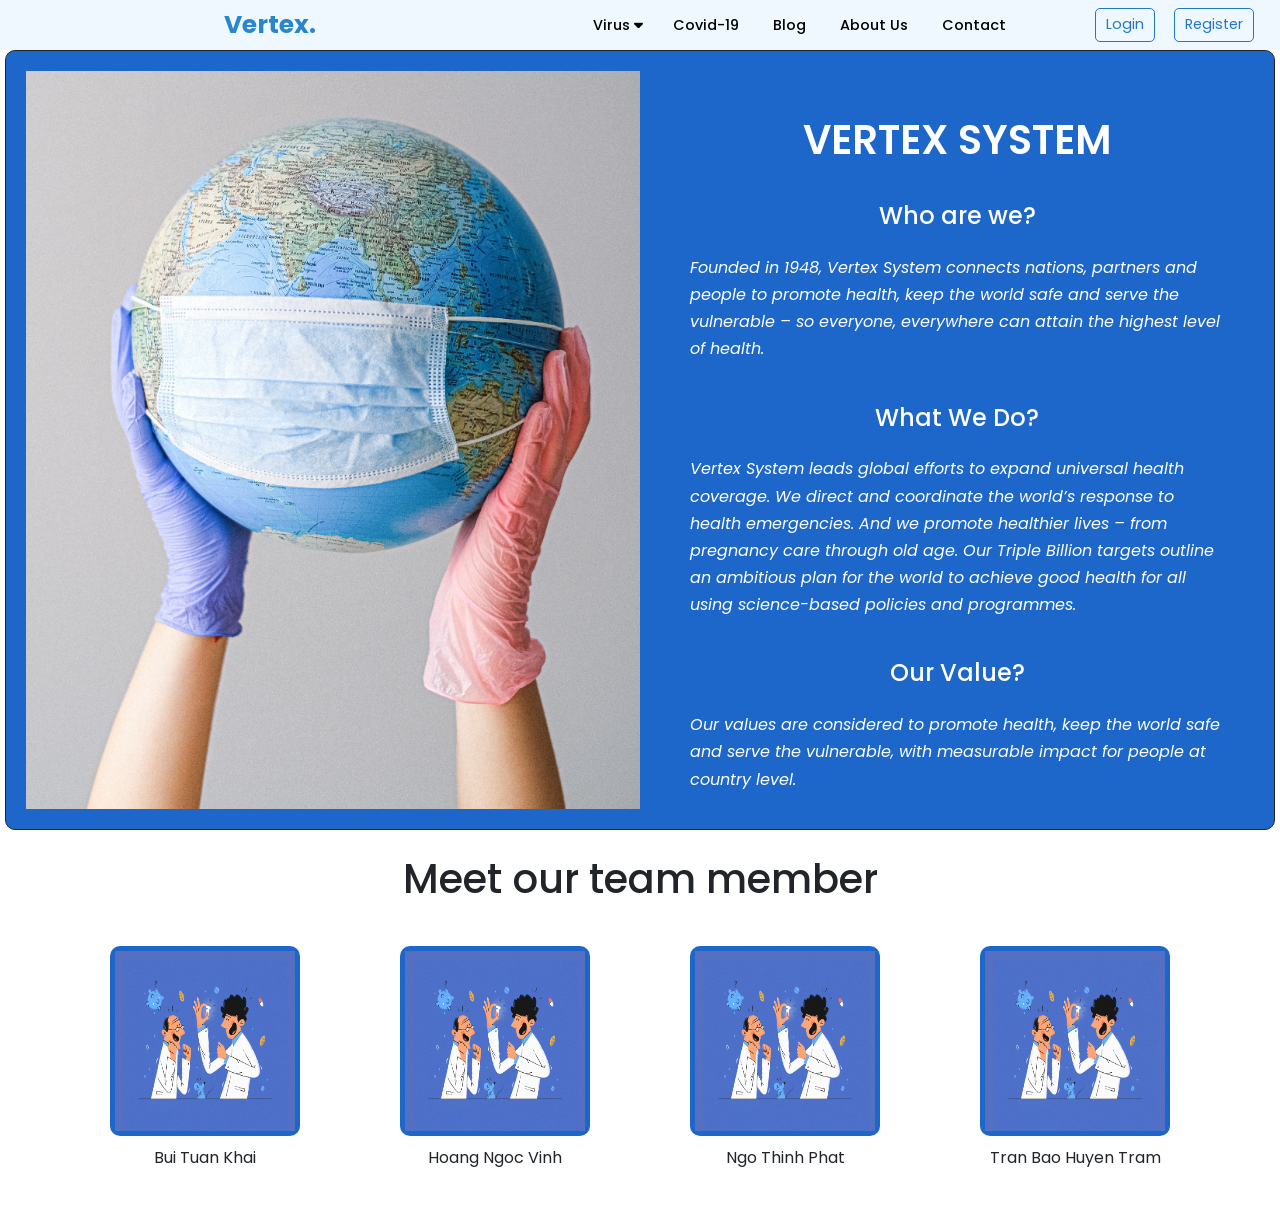
<file: Aboutus.html>
<!DOCTYPE html>
<html lang="en">
<head>
    <meta charset="UTF-8">
    <meta http-equiv="X-UA-Compatible" content="IE=edge">
    <meta name="viewport" content="width=device-width, initial-scale=1.0">
    <link rel="stylesheet" href="https://cdn.jsdelivr.net/npm/bootstrap@4.6.2/dist/css/bootstrap.min.css" integrity="sha384-xOolHFLEh07PJGoPkLv1IbcEPTNtaed2xpHsD9ESMhqIYd0nLMwNLD69Npy4HI+N" crossorigin="anonymous">
    <script src="https://cdn.jsdelivr.net/npm/bootstrap@4.6.2/dist/js/bootstrap.min.js" integrity="sha384-+sLIOodYLS7CIrQpBjl+C7nPvqq+FbNUBDunl/OZv93DB7Ln/533i8e/mZXLi/P+" crossorigin="anonymous"></script>
    <link rel="stylesheet" href="https://cdnjs.cloudflare.com/ajax/libs/font-awesome/6.2.1/css/all.min.css">
    <link rel="stylesheet" href="./css/aboutus.css">
    <title>About Us</title>
</head>
<body>

    <div id="nav-placeholder">

    </div>


    <div class="wrapper">
        <div class="row about-vertex">
            <div class="image col-md-6">
            </div>
            <div class="col-md-6 about-text">
                <h1>VERTEX SYSTEM</h1>
                <h4>Who are we?</h4>
                <p>
                    Founded in 1948, Vertex System connects nations, partners and people to promote health, keep the world safe and serve the vulnerable – so everyone, everywhere can attain the highest level of health.  
                </p>
                <h4>What We Do?</h4>
                <p>
                    Vertex System leads global efforts to expand universal health coverage. We direct and coordinate the world’s response to health emergencies. And we promote healthier lives – from pregnancy care through old age. Our Triple Billion targets outline an ambitious plan for the world to achieve good health for all using science-based policies and programmes.
                </p>
                <h4>Our Value?</h4>
                <p>
                    Our values are considered to promote health, keep the world safe and serve the vulnerable, with measurable impact for people at country level.
                </p>
            </div>
        </div>
        <h1>Meet our team member</h1>
        <div class="about-team"> 
            <div class="team-member">
                <div class="member-image">
                    <img src="img/Register.png" alt="">
                    <div class="social-media">
                        <div class="item"><i class="fa-brands fa-facebook"></i></div>
                        <div class="item"><i class="fa-brands fa-twitter"></i></div>
                        <div class="item"><i class="fa-brands fa-instagram"></i></div>
                    </div>
                </div>
                <div class="member-name">
                    Bui Tuan Khai
                </div>
            </div>
            <div class="team-member">
                <div class="member-image">
                    <img src="img/Register.png" alt="">
                    <div class="social-media">
                        <div class="item"><i class="fa-brands fa-facebook"></i></div>
                        <div class="item"><i class="fa-brands fa-twitter"></i></div>
                        <div class="item"><i class="fa-brands fa-instagram"></i></div>
                    </div>
                </div>
                <div class="member-name">
                    Hoang Ngoc Vinh
                </div>
            </div>
            <div class="team-member">
                <div class="member-image">
                    <img src="img/Register.png" alt="">
                    <div class="social-media">
                        <div class="item"><i class="fa-brands fa-facebook"></i></div>
                        <div class="item"><i class="fa-brands fa-twitter"></i></div>
                        <div class="item"><i class="fa-brands fa-instagram"></i></div>
                    </div>
                </div>
                <div class="member-name">
                    Ngo Thinh Phat
                </div>
            </div>
            <div class="team-member">
                <div class="member-image">
                    <img src="img/Register.png" alt="">
                    <div class="social-media">
                        <div class="item"><i class="fa-brands fa-facebook"></i></div>
                        <div class="item"><i class="fa-brands fa-twitter"></i></div>
                        <div class="item"><i class="fa-brands fa-instagram"></i></div>
                    </div>
                </div>
                <div class="member-name">
                    Tran Bao Huyen Tram
                </div>
            </div>
        </div>
    </div>
    <script src="https://code.jquery.com/jquery-1.10.2.js"></script>
    <script>
        $(function () {
            $("#nav-placeholder").load("nav.html");
        });
    </script>
</body>
</html>
</file>
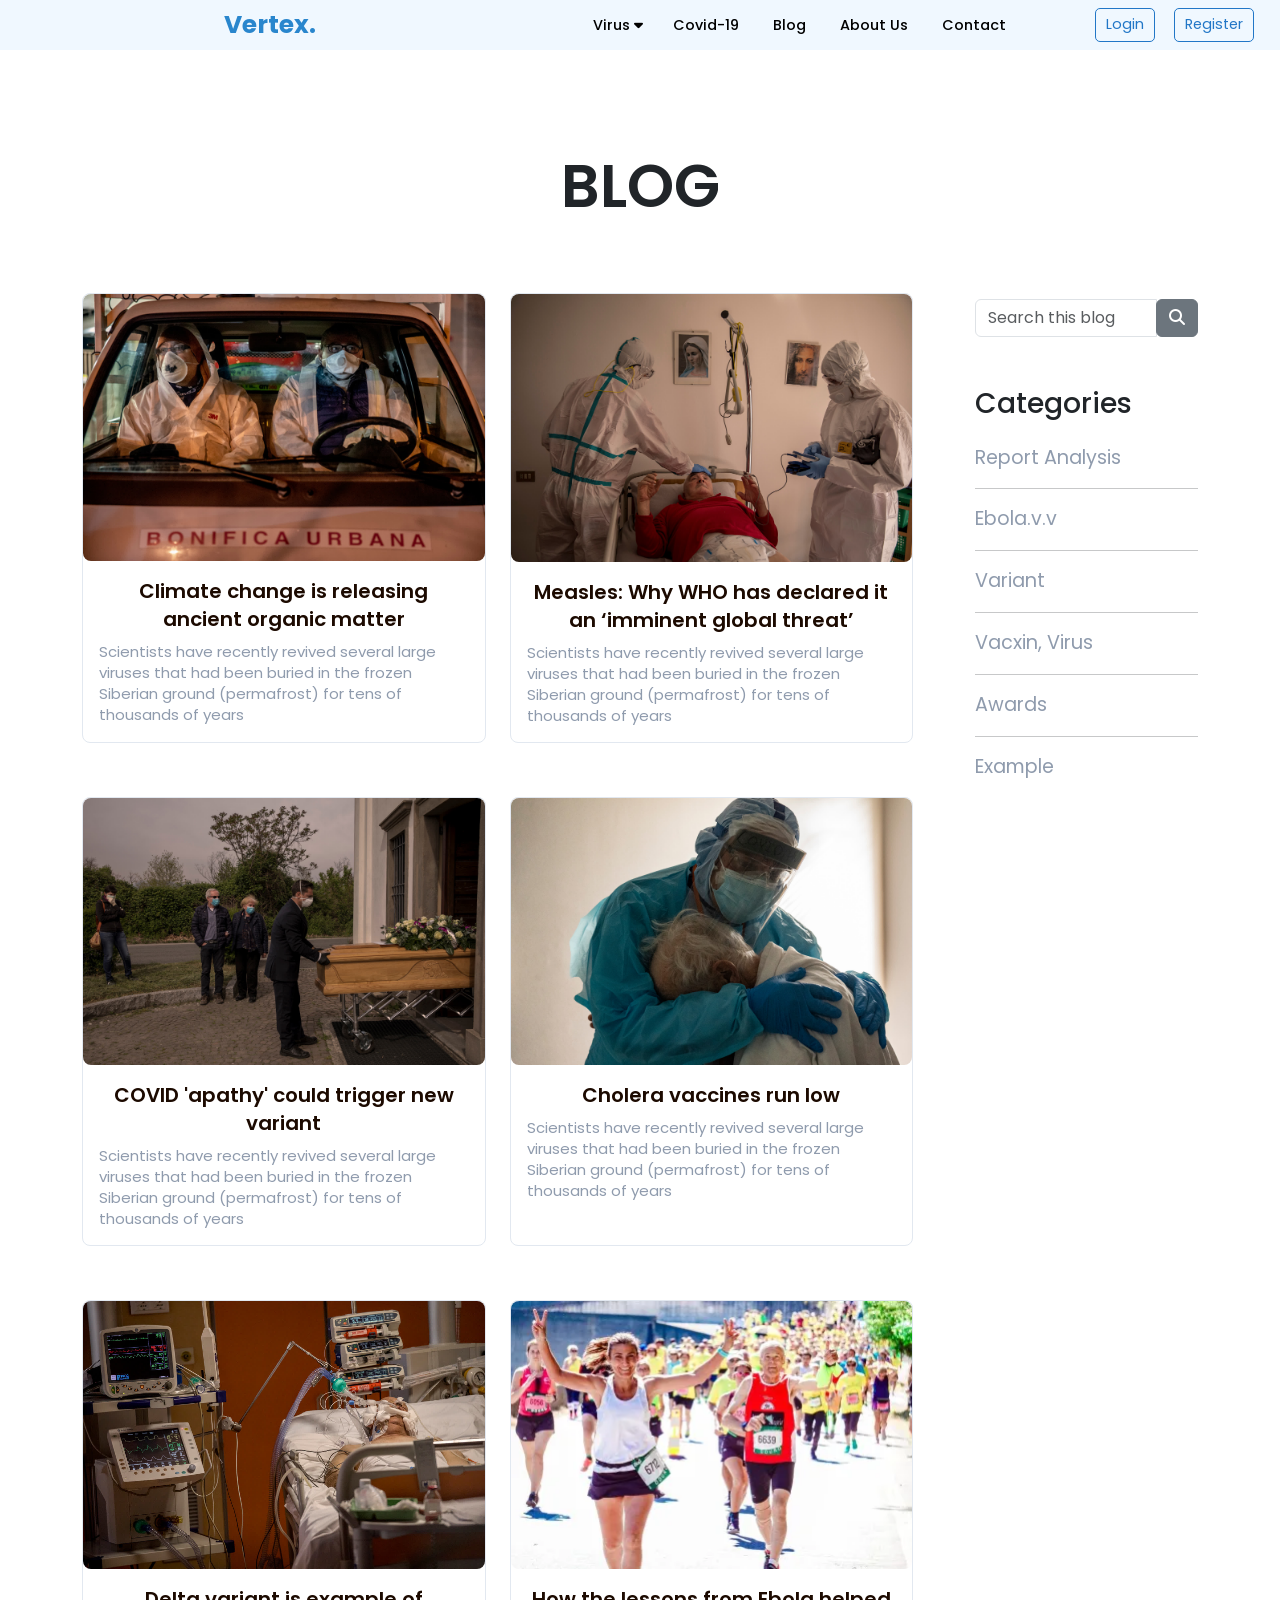
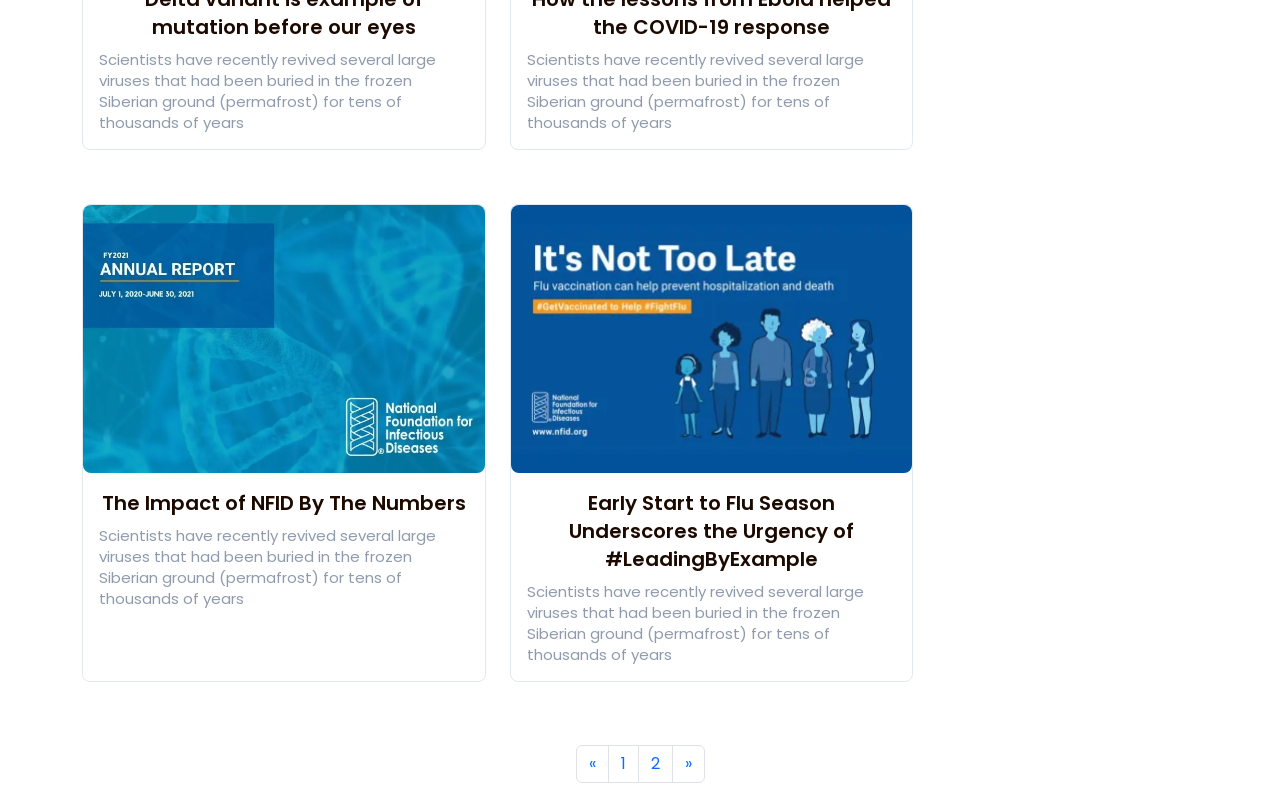
<file: Blog.html>
<!DOCTYPE html>
<html lang="en">
<head>
    <meta charset="UTF-8">
    <meta http-equiv="X-UA-Compatible" content="IE=edge">
    <meta name="viewport" content="width=device-width, initial-scale=1.0">
    <title>Document</title>
    <link href="https://cdn.jsdelivr.net/npm/bootstrap@5.0.2/dist/css/bootstrap.min.css" rel="stylesheet" integrity="sha384-EVSTQN3/azprG1Anm3QDgpJLIm9Nao0Yz1ztcQTwFspd3yD65VohhpuuCOmLASjC" crossorigin="anonymous">
    <link rel="stylesheet" href="https://cdnjs.cloudflare.com/ajax/libs/font-awesome/6.2.1/css/all.min.css">
    <link rel="stylesheet" href="./css/blog.css">
</head>
<body>

    <div id="nav-placeholder">

    </div>





    <div class="container">
        <h1 class="blog text-center">BLOG</h1>
        <div class="row">
            <div class="col-xl-9 py-5 ">
                <div class="row g-4">
                    <div class="col-xs-12 col-sm-6 col d-flex justify-content-center">
                        <div class="card">
                            <a href="https://www.stuff.co.nz/world/europe/300757687/the-melting-arctic-is-releasing-thousandsyearold-ancient-germs--how-worried-should-we-be">
                                <img class="card-img-top" src="./img/image/blog/1 (3).jpg" alt="Card image">
                            </a>
                            <div class="card-body">
                                <a href="https://www.stuff.co.nz/world/europe/300757687/the-melting-arctic-is-releasing-thousandsyearold-ancient-germs--how-worried-should-we-be">                      
                                    <h4 class="card-title">Climate change is releasing ancient organic matter</h4>
                                </a>
                              <p class="card-text">Scientists have recently revived several large viruses that had been buried in the frozen Siberian ground (permafrost) for tens of thousands of years</p>
                            </div>
                        </div>
                    </div>
                    <div class="col-xs-12 col-sm-6 col d-flex justify-content-center">
                        <div class="card">
                            <a href="">
                                <img class="card-img-top" src="./img/image/blog/1 (1).jpg" alt="Card image">
                            </a>
                            <div class="card-body">
                                <a href="https://theconversation.com/measles-why-the-world-health-organization-has-declared-it-an-imminent-global-threat-195499">                      
                                    <h4 class="card-title">Measles: Why WHO has declared it an ‘imminent global threat’</h4>
                                </a>
                                <p class="card-text">Scientists have recently revived several large viruses that had been buried in the frozen Siberian ground (permafrost) for tens of thousands of years</p>                            </div>
                        </div>
                    </div>
                    <div class="col-xs-12 col-sm-6 col d-flex justify-content-center">
                        <div class="card">
                            <a href="https://www.weforum.org/agenda/2022/12/drop-in-covid-alertness-new-variant-health-stories-to-read-this-week/">
                                <img class="card-img-top" src="./img/image/blog/1 (2).jpg" alt="Card image">
                            </a>
                            <div class="card-body">
                                <a href="https://www.weforum.org/agenda/2022/12/drop-in-covid-alertness-new-variant-health-stories-to-read-this-week/">                      
                                    <h4 class="card-title">COVID 'apathy' could trigger new variant</h4>
                                </a>
                                <p class="card-text">Scientists have recently revived several large viruses that had been buried in the frozen Siberian ground (permafrost) for tens of thousands of years</p>                            </div>
                        </div>
                    </div>
                    <div class="col-xs-12 col-sm-6 col d-flex justify-content-center">
                        <div class="card">
                            <a href="https://www.reuters.com/business/healthcare-pharmaceuticals/global-stockpile-cholera-vaccines-empty-or-extremely-low-who-2022-12-16/#">
                                <img class="card-img-top" src="./img/image/blog/1 (4).jpg" alt="Card image">
                            </a>
                            <div class="card-body">
                                <a href="https://www.reuters.com/business/healthcare-pharmaceuticals/global-stockpile-cholera-vaccines-empty-or-extremely-low-who-2022-12-16/#">                      
                                    <h4 class="card-title">Cholera vaccines run low </h4>
                                </a>
                                <p class="card-text">Scientists have recently revived several large viruses that had been buried in the frozen Siberian ground (permafrost) for tens of thousands of years</p>                            </div>
                        </div>
                    </div>
                    <div class="col-xs-12 col-sm-6 col d-flex justify-content-center">
                        <div class="card">
                            <a href="">
                                <img class="card-img-top" src="./img/image/blog/1 (5).jpg" alt="Card image">
                            </a>
                            <div class="card-body">
                                <a href="">                      
                                    <h4 class="card-title">Delta variant is example of mutation before our eyes</h4>
                                </a>
                                <p class="card-text">Scientists have recently revived several large viruses that had been buried in the frozen Siberian ground (permafrost) for tens of thousands of years</p>                            </div>
                        </div>
                    </div>
                    <div class="col-xs-12 col-sm-6 col d-flex justify-content-center">
                        <div class="card">
                            <a href="https://www.weforum.org/agenda/2022/11/how-the-lessons-from-ebola-helped-the-covid-19-response/">
                                <img class="card-img-top" src="./img/image/blog/marathon-for-blog-post-767x512-1.jpg" alt="Card image">
                            </a>
                            <div class="card-body">
                                <a href="https://www.weforum.org/agenda/2022/11/how-the-lessons-from-ebola-helped-the-covid-19-response/">                      
                                    <h4 class="card-title">How the lessons from Ebola helped the COVID-19 response</h4>
                                </a>
                                <p class="card-text">Scientists have recently revived several large viruses that had been buried in the frozen Siberian ground (permafrost) for tens of thousands of years</p>                            </div>
                        </div>
                    </div>
                    <div class="col-xs-12 col-sm-6 col d-flex justify-content-center">
                        <div class="card">
                            <a href="">
                                <img class="card-img-top" src="./img/image/blog/FY-2021-NFID-Annual-Report-Cover-767-x-512-px.jpg" alt="Card image">
                            </a>
                            <div class="card-body">
                                <a href="">                      
                                    <h4 class="card-title">The Impact of NFID By The Numbers</h4>
                                </a>
                                <p class="card-text">Scientists have recently revived several large viruses that had been buried in the frozen Siberian ground (permafrost) for tens of thousands of years</p>                            </div>
                        </div>
                    </div>
                    <div class="col-xs-12 col-sm-6 col d-flex justify-content-center">
                        <div class="card">
                            <a href="https://www.weforum.org/agenda/2022/11/how-the-lessons-from-ebola-helped-the-covid-19-response/">
                                <img class="card-img-top" src="./img/image/blog/Its-Not-Too-Late_FC_12.2022.jpg" alt="Card image">
                            </a>
                            <div class="card-body">
                                <a href="https://www.weforum.org/agenda/2022/11/how-the-lessons-from-ebola-helped-the-covid-19-response/">                      
                                    <h4 class="card-title">Early Start to Flu Season Underscores the Urgency of #LeadingByExample</h4>
                                </a>
                                <p class="card-text">Scientists have recently revived several large viruses that had been buried in the frozen Siberian ground (permafrost) for tens of thousands of years</p>                            </div>
                        </div>
                    </div>
                </div>
            </div>     
            <div class="col-xl-3 py-5 sidebar" >
                <div class="side_bar">
                    <div class="input-group">
                        <input type="text" class="form-control" placeholder="Search this blog">
                        <div class="input-group-append">
                            <button class="btn btn-secondary" type="button">
                                <i class="fa fa-search"></i>
                            </button>
                        </div>
                    </div>
                    <h3 style="padding:50px 0px 15px 0px">Categories</h3>
                    <ul class="cate" style="padding-left: 0px;">
                        <li><a href="#"> Report Analysis</a></li>
                        <hr>
                        <li><a href="#"> Ebola.v.v</a></li>
                        <hr>
                        <li><a href="#"> Variant</a></li>
                        <hr>
                        <li><a href="#"> Vacxin, Virus </a></li>
                        <hr>
                        <li><a href="#"> Awards</a></li>
                        <hr>
                        <li><a href="#"> Example</a></li>
                    </ul>
                </div>
            </div>         
        </div>
            <!-- pagination -->
        <div class="col-lg-12">
            <ul class="pagination justify-content-center">
                <li class="page-item">
                  <a class="page-link" href="#" aria-label="Previous">
                    <span aria-hidden="true">&laquo;</span>
                  </a>
                </li>
                <li class="page-item"><a class="page-link" href="#">1</a></li>
                <li class="page-item"><a class="page-link" href="#">2</a></li>
                <li class="page-item">
                  <a class="page-link" href="#" aria-label="Next">
                    <span aria-hidden="true">&raquo;</span>
                  </a>
                </li>
              </ul>
        </div>
            <!-- End pagination -->
    </div>
    <script src="https://code.jquery.com/jquery-1.10.2.js"></script>
    <script>
        $(function () {
            $("#nav-placeholder").load("nav.html");
        });
    </script>
</body>
</html>
</file>
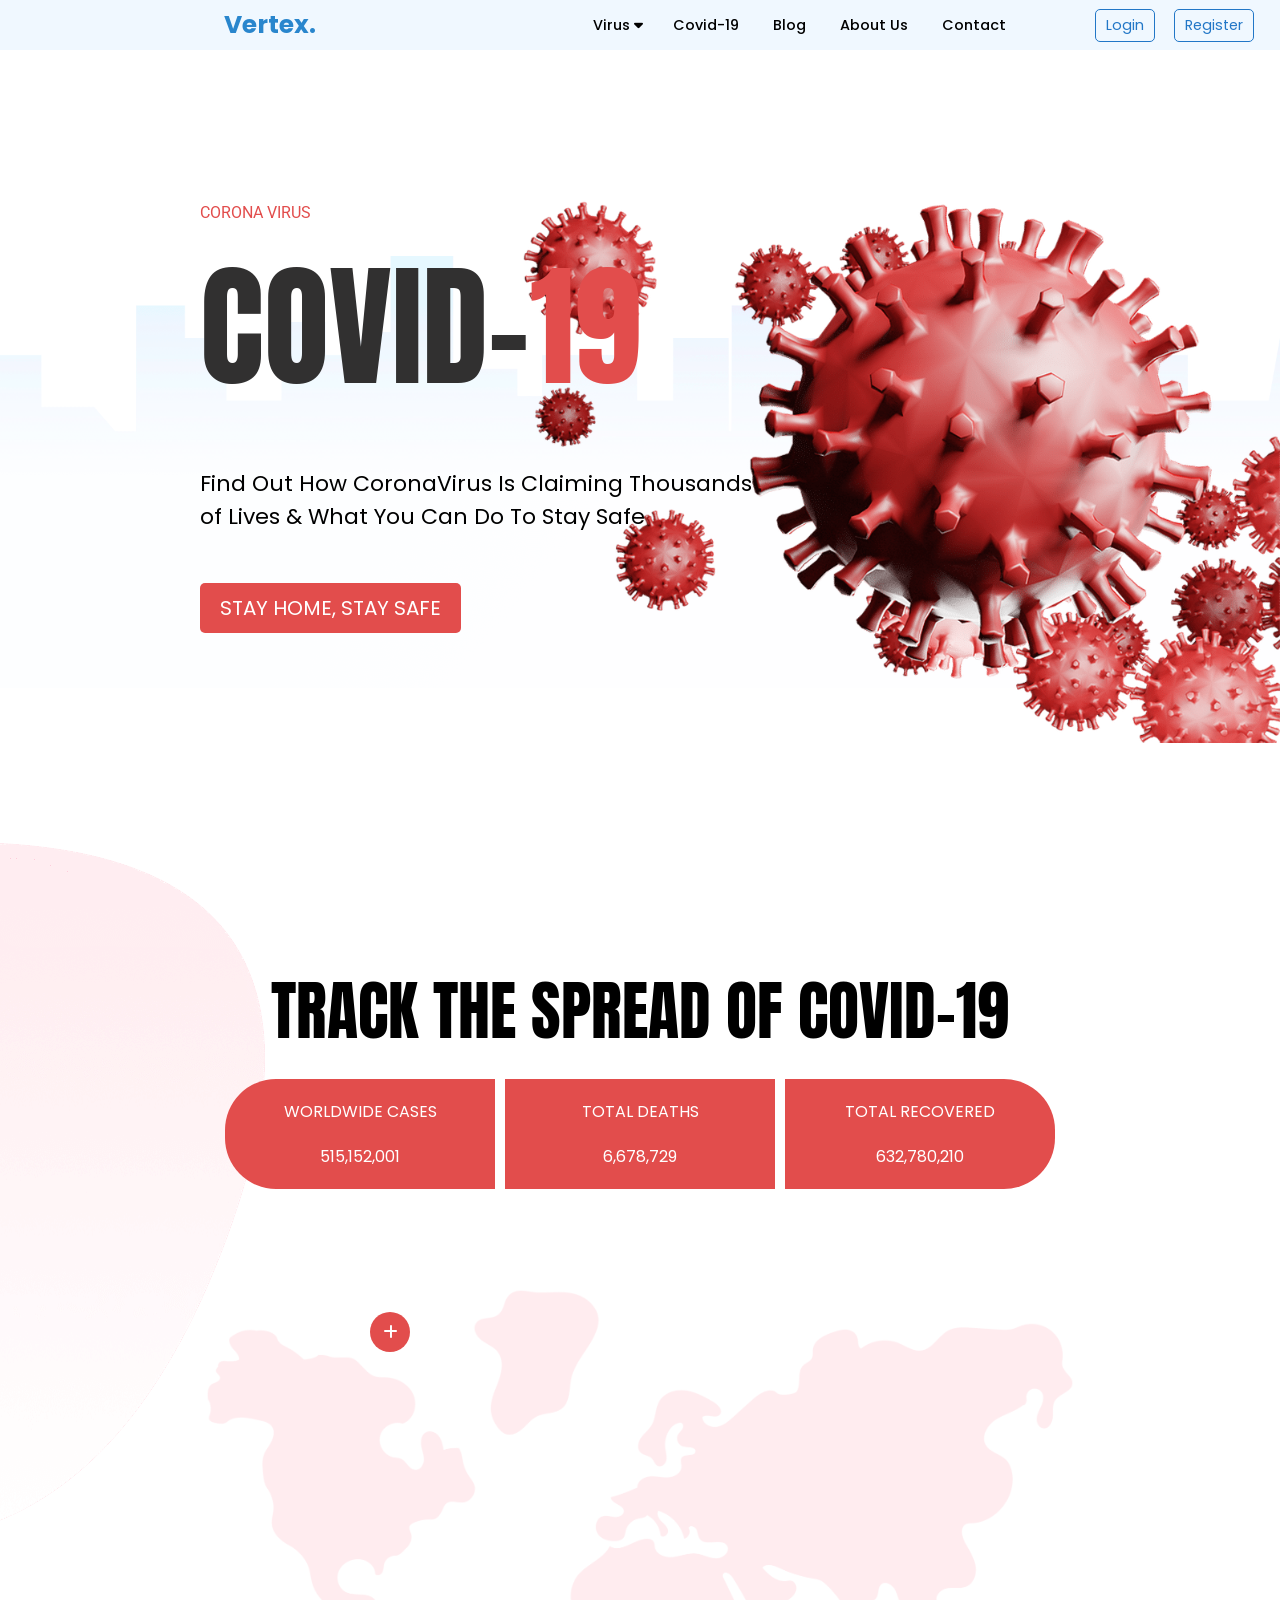
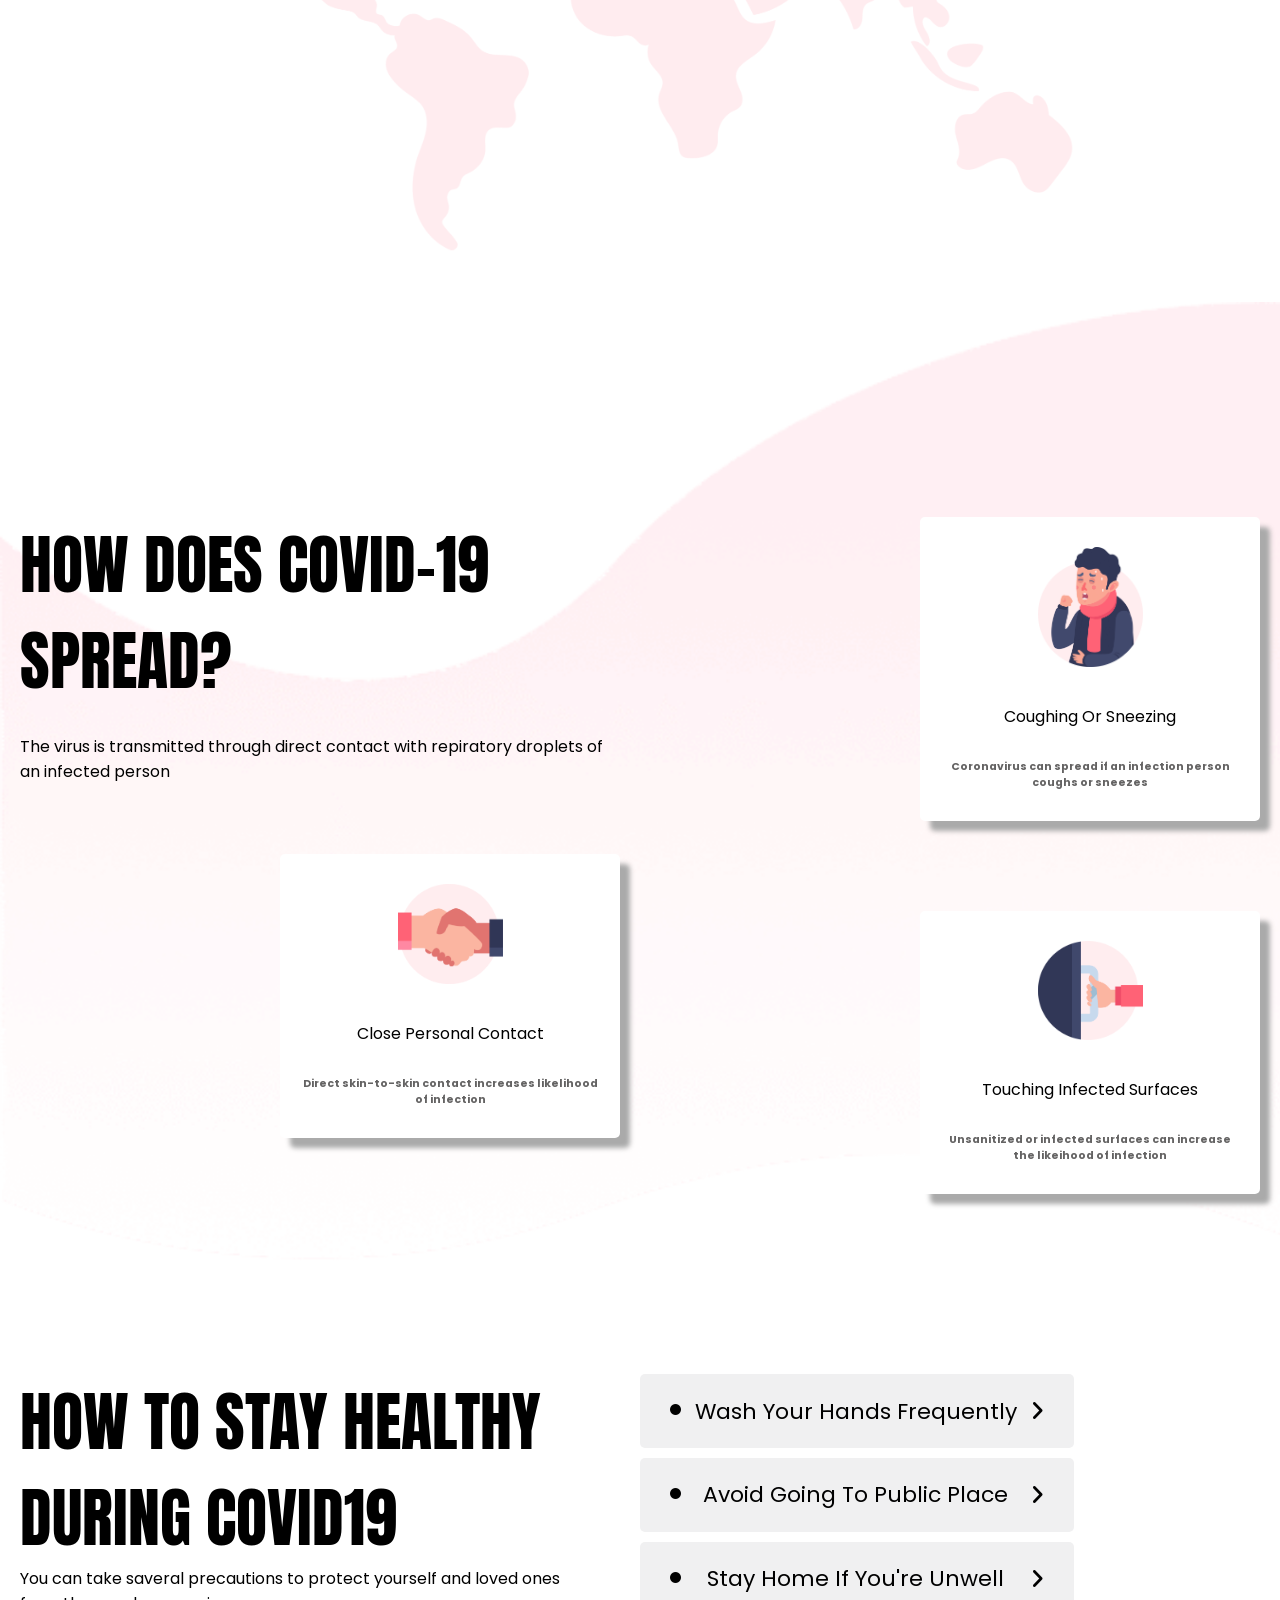
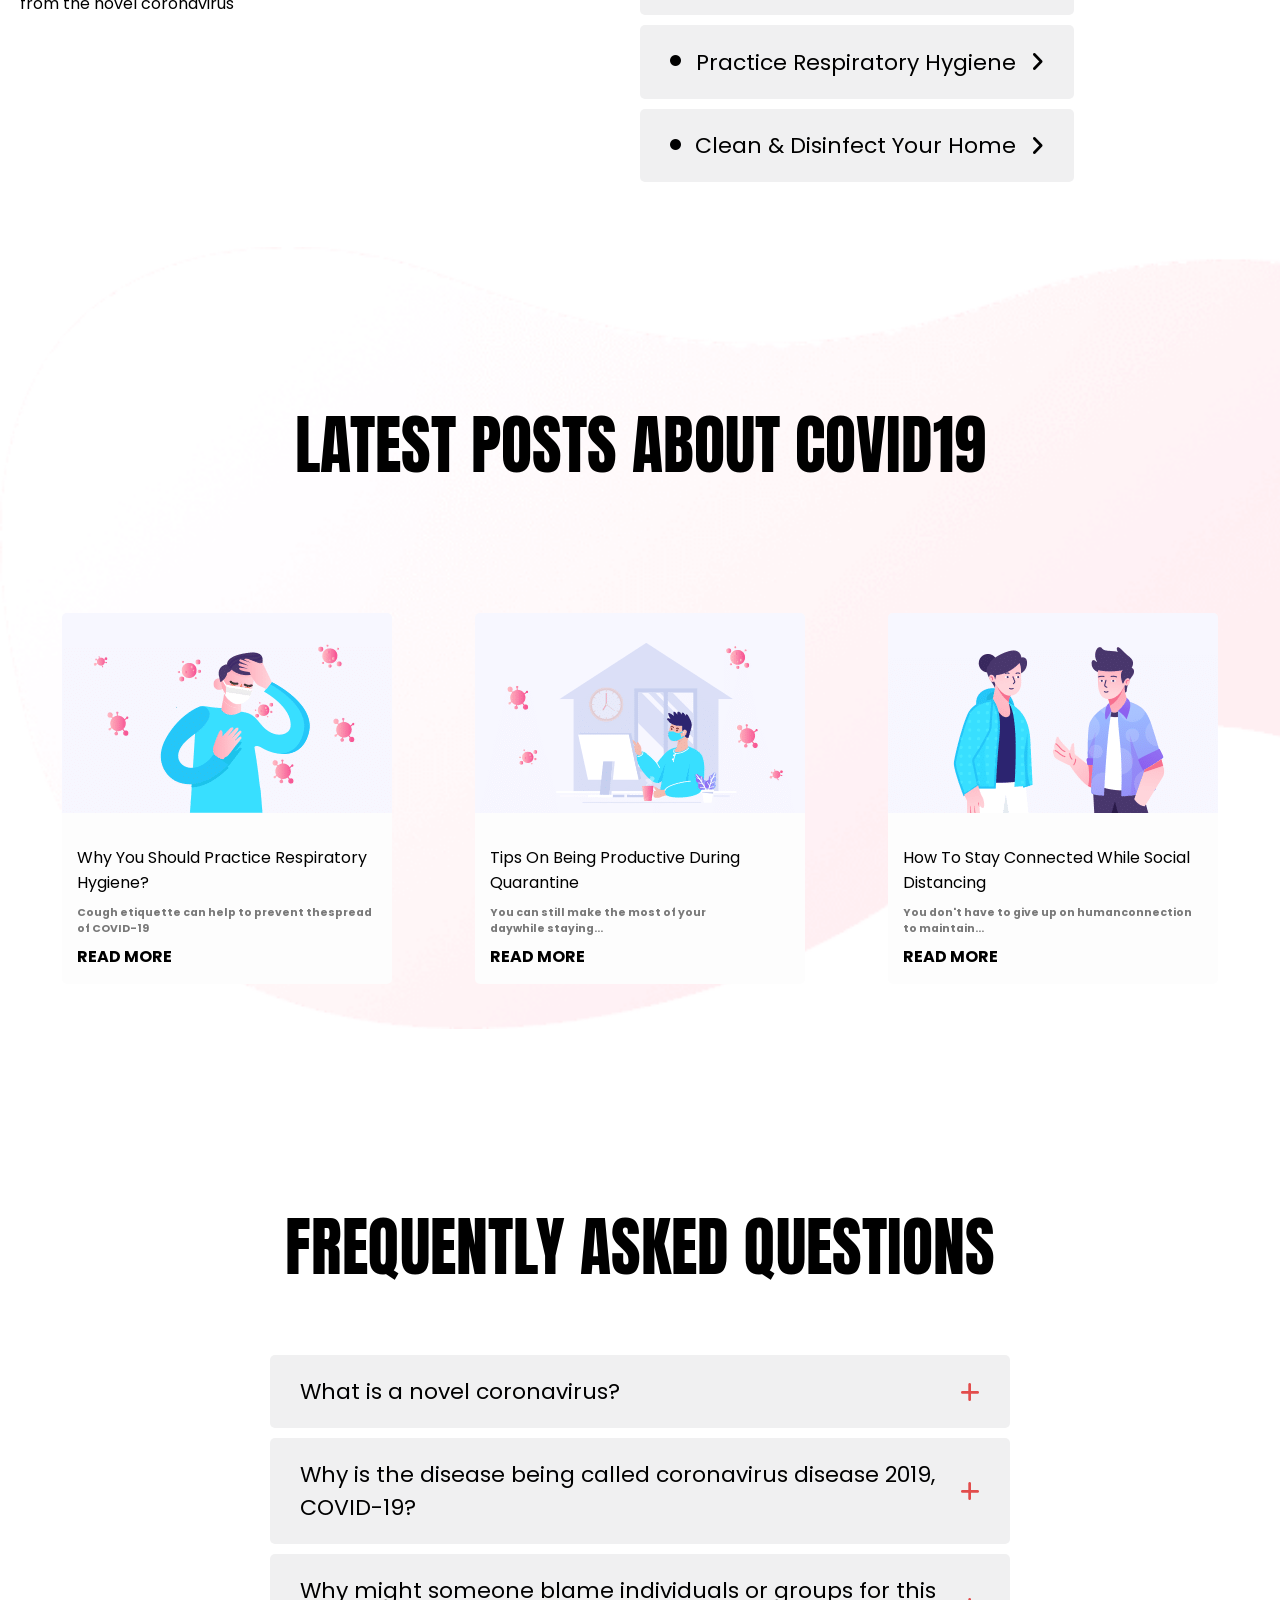
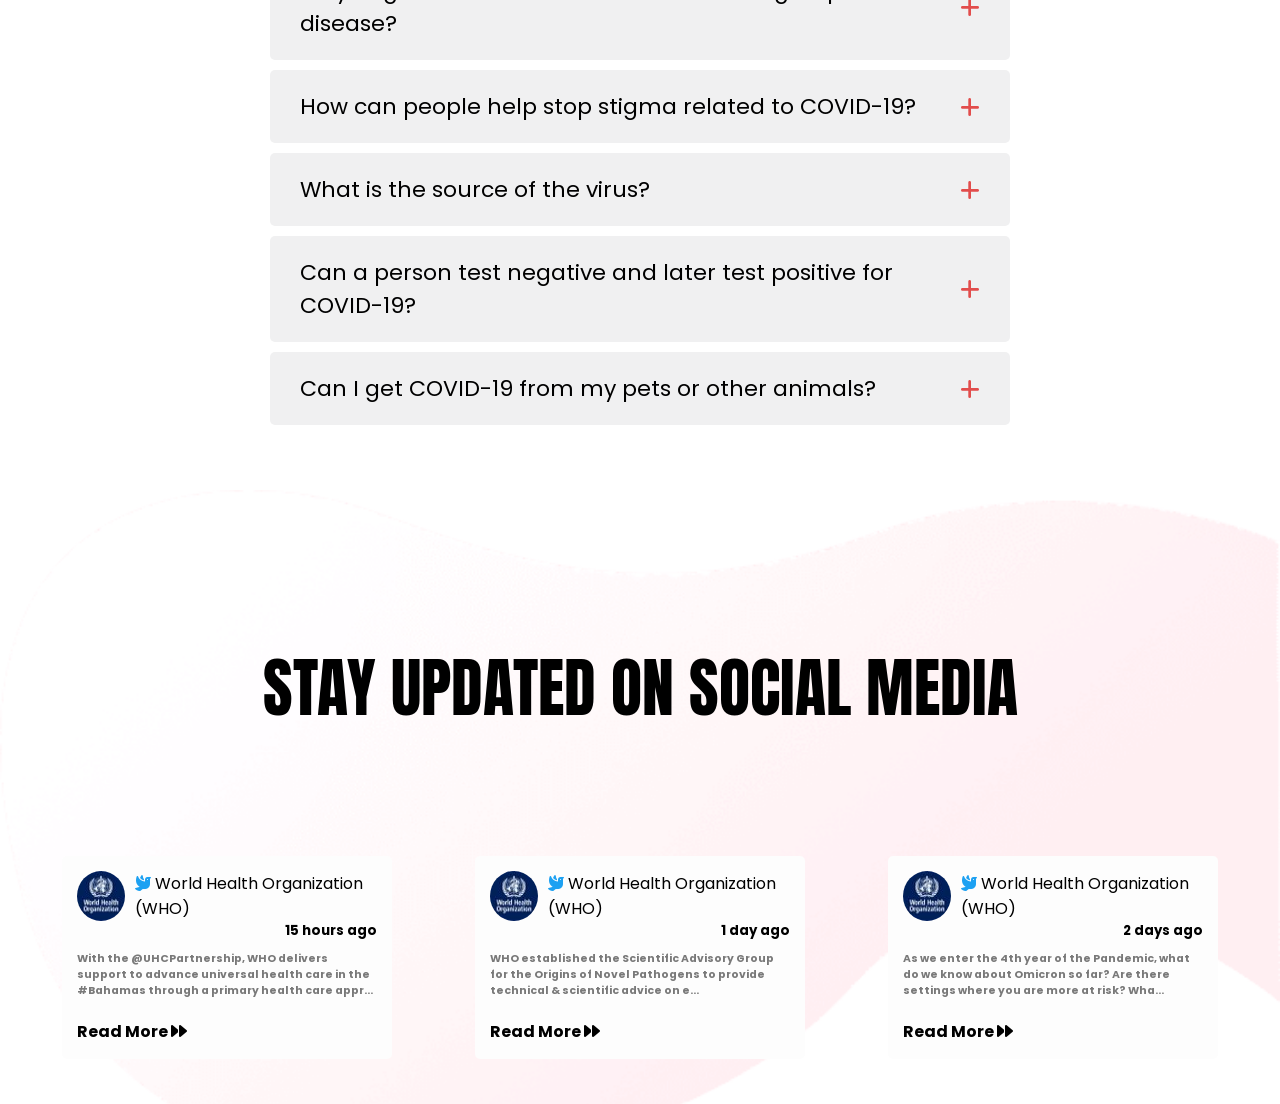
<file: covid19.html>
<!DOCTYPE html>
<html lang="en">

<head>
    <meta charset="UTF-8">
    <meta http-equiv="X-UA-Compatible" content="IE=edge">
    <meta name="viewport" content="width=device-width, initial-scale=1.0">
    <title>Covid19</title>
    <link rel="stylesheet" href="https://cdnjs.cloudflare.com/ajax/libs/font-awesome/6.2.1/css/all.min.css">
    <link rel="stylesheet" href="./css/covid19.css">
</head>

<body>

    
    <header>
        <div id="nav-placeholder">

        </div>
        <div class="covid-header flex_right">
            <div class="header-flex">
                <!-- <img src="img/59d77234-bgo2-1.png" alt="">  -->
                <div class="corona_virus"><span>CORONA VIRUS</span></div>
                <div class="covid-19"><span>COVID-</span><span>19</span></div>
                <div class="advice"><span>Find Out How CoronaVirus Is Claiming Thousands <br> of Lives & What You Can Do
                        To
                        Stay Safe</span></div>
                <div class="stayhome"><button>STAY HOME, STAY SAFE</button></div>
            </div>
            <div class="virus_header">
                <!-- <img src="img/1c11f41e-bgo3-1.png" width="100%" style="margin-right: 90px;" alt=""> -->
            </div>
        </div>
    </header>
    <section>
        <div class="section1">
            <div class="track">
                <span>TRACK THE SPREAD OF COVID-19</span>
            </div>
            <div class="box_number">
                <div class="worldwide grid">
                    <p>WORLDWIDE CASES</p>
                    <p>515,152,001</p>
                </div>
                <div class="total_death grid">
                    <p>TOTAL DEATHS</p>
                    <p>6,678,729</p>
                </div>
                <div class="total_recovered grid">
                    <p>TOTAL RECOVERED</p>
                    <p>632,780,210</p>
                </div>
            </div>
            <div class="imgworld">
                <img src="img/5bc85c3c-map-2048x1329.png" width="70%" alt="">
                <div class="circle"><i class="fa-sharp fa-solid fa-plus"></i></div>
            </div>
        </div>
    </section>
    <section>
        <div class="section2">
            <div class="covid_spread">
                <div class="track">
                    <div> <span style="margin-bottom: 100px;">
                            HOW DOES COVID-19 SPREAD?
                        </span>
                    </div>
                    <div>
                        <p>The virus is transmitted through direct contact with repiratory droplets of an infected
                            person</p>
                    </div>
                </div>
                <div class="flex_right">
                    <div></div>
                    <div class="doctor">
                        <img src="img/aab17dd6-image-3-1.png" alt="">
                        <p>Close Personal Contact</p>
                        <h6>Direct skin-to-skin contact increases likelihood of infection</h6>
                    </div>
                </div>
            </div>
            <div class="disease">
                <div class="doctor">
                    <img src="img/94450afa-image-2-1.png" alt="">
                    <p>Coughing Or Sneezing</p>
                    <h6>Coronavirus can spread if an infection person coughs or sneezes</h6>
                </div>
                <div class="doctor">
                    <img src="img/2574a013-image-1-1.png" alt="">
                    <p>Touching Infected Surfaces</p>
                    <h6>Unsanitized or infected surfaces can increase the likeihood of infection</h6>
                </div>
            </div>
        </div>
    </section>
    <section>
        <div class="section3">
            <div class="stay_healthy ">
                <div class="track b">
                    <span>
                        HOW TO STAY HEALTHY DURING COVID19
                    </span>
                    <p>You can take saveral precautions to protect yourself and loved ones from the novel coronavirus
                    </p>
                </div>
                <div class="memory">
                    <div class="listener">
                        <div class="label k">
                            <i class="fas fa-circle a"></i>
                            <span>Wash Your Hands Frequently </span>
                            <i class="fa-solid fa-angle-right"></i>
                        </div>
                        <div class="content">
                            <li>Wash Your Hands As Frequently As You Can, Especially Before And After Meals, OR After
                                Coughing Or Sneezing</li>
                            <li>Use Hand Sanitisers When You Cannot Use Soap</li>
                        </div>
                    </div>
                    <div class="listener">
                        <div class="label k">
                            <i class="fas fa-circle a"></i>
                            <span>Avoid Going To Public Place </span>
                            <i class="fa-solid fa-angle-right"></i>
                        </div>
                        <div class="content">
                            <li>Wash Your Hands As Frequently As You Can, Especially Before And After Meals, OR After
                                Coughing Or Sneezing</li>
                            <li>Use Hand Sanitisers When You Cannot Use Soap</li>
                        </div>
                    </div>
                    <div class="listener">
                        <div class="label k">
                            <i class="fas fa-circle a"></i>
                            <span> Stay Home If You're Unwell </span>
                            <i class="fa-solid fa-angle-right"></i>
                        </div>
                        <div class="content">
                            <li>Wash Your Hands As Frequently As You Can, Especially Before And After Meals, OR After
                                Coughing Or Sneezing</li>
                            <li>Use Hand Sanitisers When You Cannot Use Soap</li>
                        </div>
                    </div>
                    <div class="listener">
                        <div class="label k">
                            <i class="fas fa-circle a"></i>
                            <span>Practice Respiratory Hygiene</span>
                            <i class="fa-solid fa-angle-right"></i>
                        </div>
                        <div class="content ">
                            <li>Wash Your Hands As Frequently As You Can, Especially Before And After Meals, OR After
                                Coughing Or Sneezing</li>
                            <li>Use Hand Sanitisers When You Cannot Use Soap</li>
                        </div>
                    </div>
                    <div class="listener">
                        <div class="label k">
                            <i class="fas fa-circle a"></i>
                            <span>Clean & Disinfect Your Home </span>
                            <i class="fa-solid fa-angle-right"></i>
                        </div>
                        <div class="content">
                            <li>Wash Your Hands As Frequently As You Can, Especially Before And After Meals, OR After
                                Coughing Or Sneezing</li>
                            <li>Use Hand Sanitisers When You Cannot Use Soap</li>
                        </div>

                    </div>
                </div>
            </div>
        </div>
    </section>
    <section>
        <div class="section4">
            <div class="about_covid">
                <div class="track">
                    <span>
                        LATEST POSTS ABOUT COVID19
                    </span>
                </div>
                <div class="blog">
                    <div class="readmore">
                        <img src="img/feb3c2b6-vector-3.png" alt="">
                        <div class="m-15">
                            <p>Why You Should Practice Respiratory Hygiene?</p>
                            <h6>Cough etiquette can help to prevent thespread of COVID-19</h6>
                            <h4>READ MORE</h4>
                        </div>
                    </div>
                    <div class="readmore">
                        <img src="img/5aad1b4f-vector-2.png" alt="">
                        <div class="m-15">
                            <p>Tips On Being Productive During Quarantine</p>
                            <h6>You can still make the most of your <br> daywhile staying...</h6>
                            <h4>READ MORE</h4>
                        </div>
                    </div>
                    <div class="readmore">
                        <img src="img/7431aefd-vector-1.png" alt="">
                        <div class="m-15">
                            <p>How To Stay Connected While Social Distancing</p>
                            <h6>You don't have to give up on humanconnection to maintain...</h6>
                            <h4>READ MORE</h4>
                        </div>
                    </div>
                </div>
            </div>
        </div>
    </section>
    <section>
        <div class="section5">
            <div class="questions">
                <div class="track">
                    <span>FREQUENTLY ASKED QUESTIONS</span>
                </div>

                <div class="answer">
                    <div class="ans1">
                        <div class="label">
                            <span>What is a novel coronavirus?</span>
                            <i class="fa-sharp fa-solid fa-plus color"></i>
                        </div>
                        <div class="content">
                            <h5>A novel coronavirus is a new coronavirus that has not been previously identified. The
                                virus causing coronavirus disease 2019 (COVID- <br> 19), is not the same as the
                                coronaviruses
                                that commonly circulate among humans and cause mild illness, like the common cold.</h5>
                        </div>
                    </div>
                    <div class="ans1">
                        <div class="label">
                            <span>Why is the disease being called coronavirus disease 2019, COVID-19?</span>
                            <i class="fa-sharp fa-solid fa-plus color"></i>
                        </div>
                        <div class="content">
                            <h5>A novel coronavirus is a new coronavirus that has not been previously identified. The
                                virus causing coronavirus disease 2019 (COVID- <br> 19), is not the same as the
                                coronaviruses
                                that commonly circulate among humans and cause mild illness, like the common cold.</h5>
                        </div>
                    </div>
                    <div class="ans1">
                        <div class="label">
                            <span>Why might someone blame individuals or groups for this disease?</span>
                            <i class="fa-sharp fa-solid fa-plus color"></i>
                        </div>
                        <div class="content">
                            <h5>A novel coronavirus is a new coronavirus that has not been previously identified. The
                                virus causing coronavirus disease 2019 (COVID- <br> 19), is not the same as the
                                coronaviruses that
                                commonly circulate among humans and cause mild illness, like the common cold.</h5>
                        </div>
                    </div>
                    <div class="ans1">
                        <div class="label">
                            <span>How can people help stop stigma related to COVID-19?</span>
                            <i class="fa-sharp fa-solid fa-plus color"></i>
                        </div>
                        <div class="content">
                            <h5>A novel coronavirus is a new coronavirus that has not been previously identified. The
                                virus
                                causing coronavirus disease 2019 (COVID- <br> 19), is not the same as the coronaviruses
                                that
                                commonly circulate among humans and cause mild illness, like the common cold.</h5>
                        </div>
                    </div>
                    <div class="ans1">
                        <div class="label">
                            <span>What is the source of the virus?</span>
                            <i class="fa-sharp fa-solid fa-plus color"></i>
                        </div>
                        <div class="content">
                            <h5>A novel coronavirus is a new coronavirus that has not been previously identified. The
                                virus
                                causing coronavirus disease 2019 (COVID- <br> 19), is not the same as the coronaviruses
                                that
                                commonly circulate among humans and cause mild illness, like the common cold.</h5>
                        </div>
                    </div>
                    <div class="ans1">
                        <div class="label">
                            <span>Can a person test negative and later test positive for COVID-19?</span>
                            <i class="fa-sharp fa-solid fa-plus color"></i>
                        </div>
                        <div class="content">
                            <h5>A novel coronavirus is a new coronavirus that has not been previously identified. The
                                virus
                                causing coronavirus disease 2019 (COVID- <br> 19), is not the same as the coronaviruses
                                that
                                commonly circulate among humans and cause mild illness, like the common cold.</h5>
                        </div>
                    </div>
                    <div class="ans1">
                        <div class="label">
                            <span>Can I get COVID-19 from my pets or other animals?</span>
                            <i class="fa-sharp fa-solid fa-plus color"></i>
                        </div>
                        <div class="content">
                            <h5>A novel coronavirus is a new coronavirus that has not been previously identified. The
                                virus
                                causing coronavirus disease 2019 (COVID- <br> 19), is not the same as the coronaviruses
                                that
                                commonly circulate among humans and cause mild illness, like the common cold.</h5>
                        </div>
                    </div>
                </div>

            </div>
        </div>
    </section>
    <section>
        <div class="section4">
            <div class="about_covid">
                <div class="track">
                    <span>
                        STAY UPDATED ON SOCIAL MEDIA
                    </span>
                </div>
                <div class="blog">
                    <div class="readmore">

                        <div class="m-15">
                            <div class="m-16">
                                <img src="img/YF_H68EL_normal.jpg" alt="">
                                <p> <i class="fa-sharp fa-solid fa-dove"></i> World Health Organization (WHO)</p>
                            </div>
                            <h5>15 hours ago</h5>
                            <h6>With the @UHCPartnership, WHO delivers support to advance universal health care in the
                                #Bahamas through a primary health care appr...</h6>
                            <h4 style="margin-top: 20px;">Read More <i class="fa-solid fa-forward"></i></h4>
                        </div>
                    </div>
                    <div class="readmore">

                        <div class="m-15">
                            <div class="m-16">
                                <img src="img/YF_H68EL_normal.jpg" alt="">
                                <p> <i class="fa-sharp fa-solid fa-dove"></i> World Health Organization (WHO)</p>
                            </div>

                            <h5>1 day ago</h5>
                            <h6>WHO established the Scientific Advisory Group for the Origins of Novel Pathogens to
                                provide technical & scientific advice on e...</h6>
                            <h4 style="margin-top: 20px;">Read More <i class="fa-solid fa-forward"></i></h4>
                        </div>
                    </div>
                    <div class="readmore">
                        <div class="m-15">
                            <div class="m-16">
                                <img src="img/YF_H68EL_normal.jpg" alt="">
                                <p> <i class="fa-sharp fa-solid fa-dove"></i> World Health Organization (WHO)</p>
                            </div>
                            <h5>2 days ago</h5>
                            <h6>As we enter the 4th year of the Pandemic, what do we know about Omicron so far? Are
                                there settings where you are more at risk? Wha...</h6>
                            <h4 style="margin-top: 20px;">Read More <i class="fa-solid fa-forward"></i></h4>
                        </div>
                    </div>
                </div>
            </div>
        </div>
    </section>
    <script src="./js/covid19.js"></script>
    <script src="https://code.jquery.com/jquery-1.10.2.js"></script>
    <script>
        $(function () {
            $("#nav-placeholder").load("nav.html");
        });
    </script>
</body>

</html>
</file>
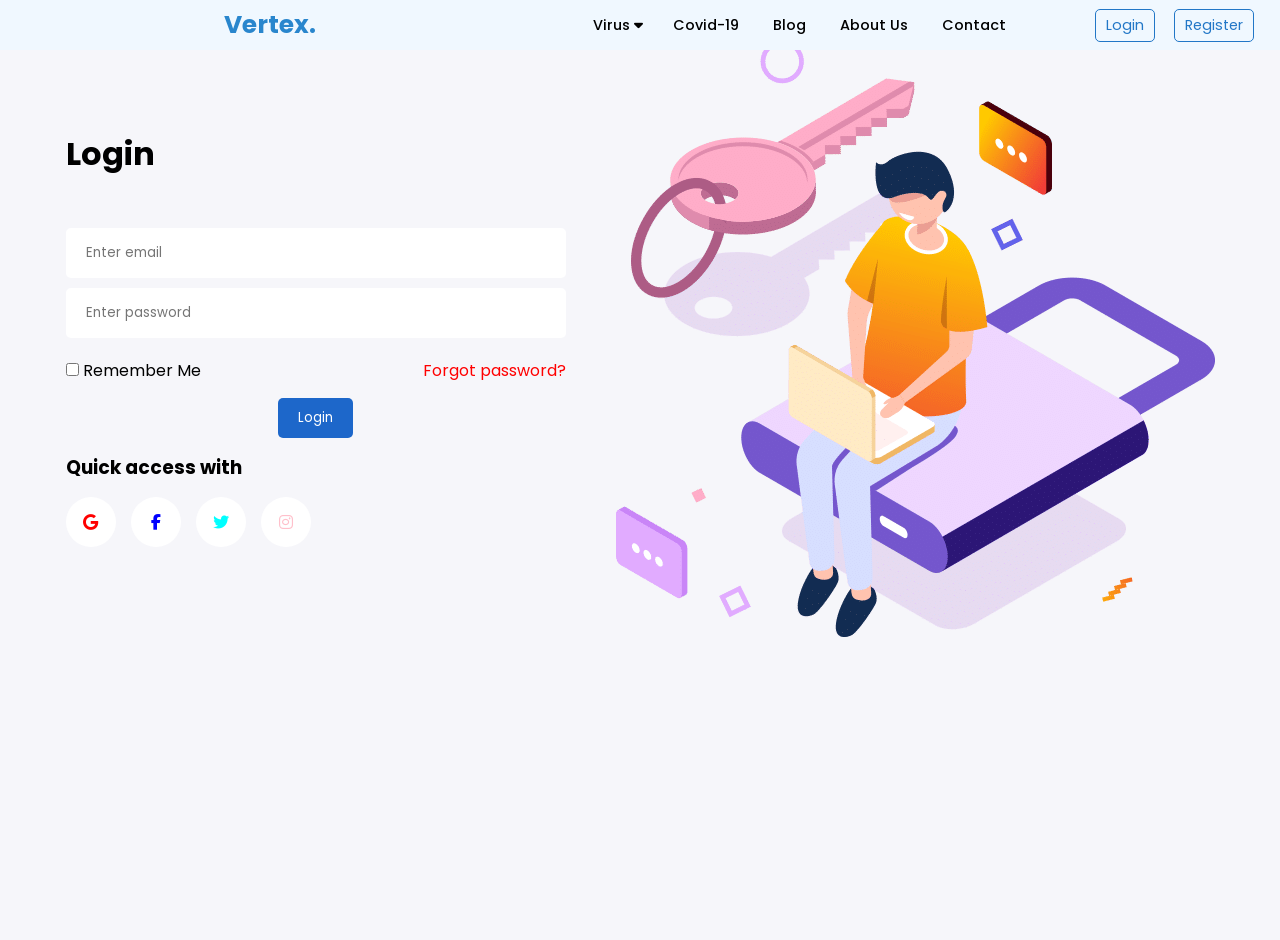
<file: login.html>
<!DOCTYPE html>
<html lang="en">

<head>
    <meta charset="UTF-8">
    <meta http-equiv="X-UA-Compatible" content="IE=edge">
    <meta name="viewport" content="width=device-width, initial-scale=1.0">
    <title>Login</title>
    
    <link rel="stylesheet" href="https://cdnjs.cloudflare.com/ajax/libs/font-awesome/6.2.1/css/all.min.css">
    <!-- <link rel="stylesheet" href="https://cdnjs.cloudflare.com/ajax/libs/font-awesome/4.7.0/css/font-awesome.min.css"> -->
    <link rel="stylesheet" href="./css/Login.css">
</head>

<body>
    <div id="nav-placeholder">

    </div>

    <form action="Homepage.html" onsubmit="return kiemtra()">
        <div class="login_form">
            <div class="login">
                <h1>Login</h1>
                <input type="email" placeholder="Enter email" id="mail" name="mail">
                <input type="password" placeholder="Enter password" id="pwd" name="pwd"
                >
                <div class="between">
                    <div class="remember">
                        <input type="checkbox" name="remember_me" id="remember_me" value="Remember Me"> 
                    <label for="remember_me">Remember Me</label>
                    </div>
                    <div class="forgot">
                        <a href="">Forgot password?</a>
                    </div>
                </div>
                <div class="button"><button>Login</button></div>
                <h3>Quick access with</h3>
                <div class="access">

                    <div class="icon">
                        <i class="fa-brands fa-google" style="color: red;"></i>
                    </div>
                    <div class="icon">
                        <i class="fa-brands fa-facebook-f" style="color: blue;"></i>
                    </div>
                    <div class="icon">
                        <i class="fa-brands fa-twitter" style="color: aqua;"></i>
                    </div>
                    <div class="icon">
                        <i class="fa-brands fa-instagram" style="color: pink;"></i>
                    </div>
                </div>
            </div>
            <div class="picture_login">
                <img src="img/7bf253be-illustration_.png" alt="">
            </div>
        </div>

    </form>
    <script src="https://code.jquery.com/jquery-1.10.2.js"></script>
    <script>
        $(function () {
            $("#nav-placeholder").load("nav.html");
        });
    </script>
    <script src="js/login.js"></script>
</body>

</html>
</file>
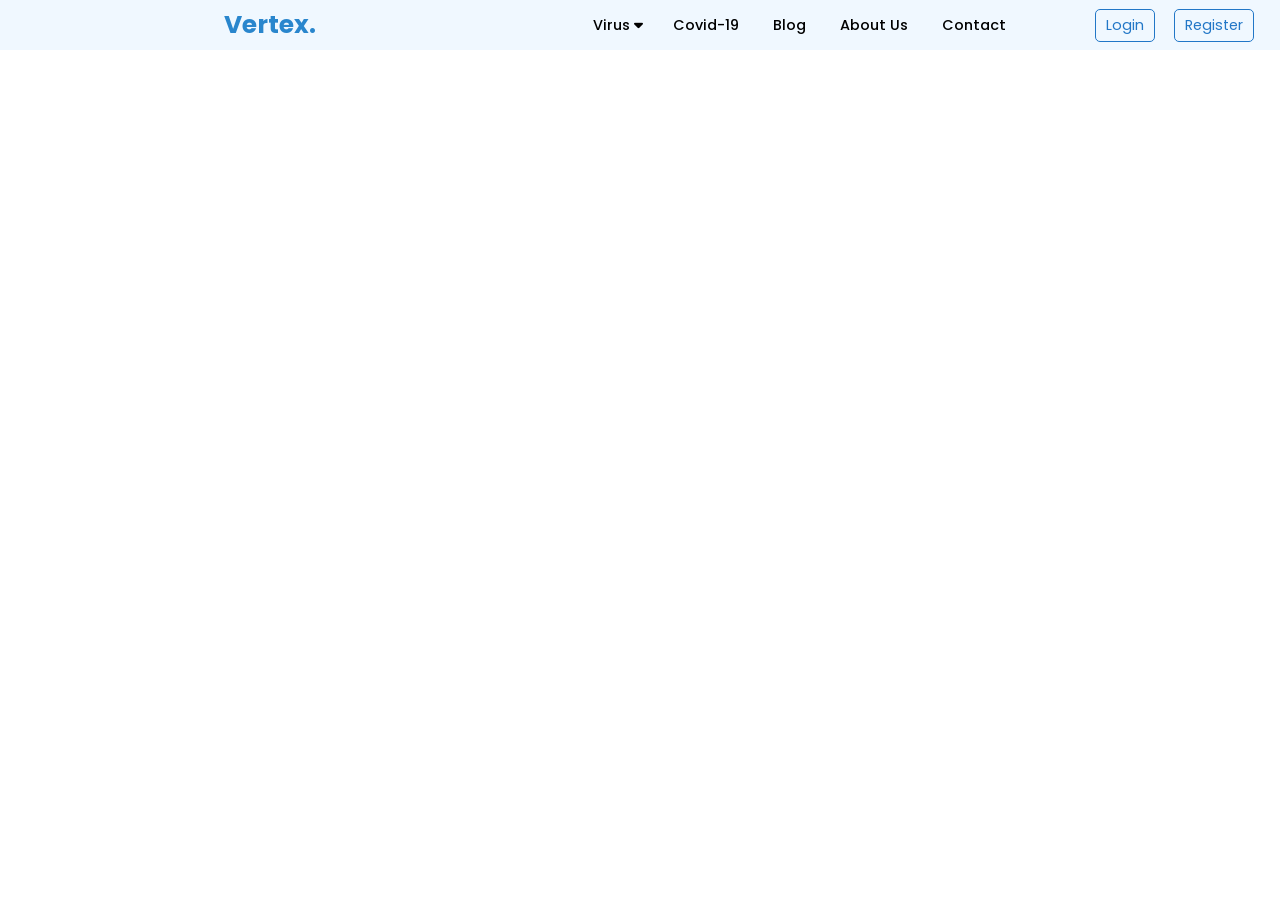
<file: nav.html>
<!DOCTYPE html>
<html lang="en">

<head>
  <meta charset="UTF-8">
  <meta http-equiv="X-UA-Compatible" content="IE=edge">
  <meta name="viewport" content="width=device-width, initial-scale=1.0">
  <title>Document</title>
  <!-- <link rel="stylesheet" href="https://cdnjs.cloudflare.com/ajax/libs/font-awesome/4.7.0/css/font-awesome.min.css"> -->
  <link rel="stylesheet" href="https://cdnjs.cloudflare.com/ajax/libs/font-awesome/6.2.1/css/all.min.css">

  <link rel="stylesheet" href="./css/nav_bar.css">
</head>

<body>
  <header class="header_nav">
    <div></div>
    <a href="index.html" class="brand123">Vertex.</a>
    <div></div>
    <div class="navigation123">
      <div class="navigation-items">
        <!-- <a href="">Virus <i class="fa fa-caret-down"></i></a> -->
        <div class="dropdown123">
          <button class="dropbtn123">Virus
            <!-- <i class="fa fa-caret-down"></i> -->
            <i class="fa-sharp fa-solid fa-caret-down"></i>
          </button>
          <div class="dropdown-content123">
            <a href="YearWiseListing.html">Year Wise Listing </a>
            <a href="Typeofvirus.html">Type Of Virus</a>
          </div>
        </div>
        <a href="covid19.html">Covid-19</a>
        <a href="Blog.html">Blog</a>
        <a href="Aboutus.html">About Us</a>
        <a href="contact.html">Contact</a>
        <!-- <a href="login.html">Login</a> -->   
        <!-- <button>Login</button> -->
        <!-- <input type="button" value="Login" class="button123" onclick="window.open('login.html')"/>
        <input type="button" value="Register" class="button123" onclick="window.open('Register.html')"/> -->

        
      </div>
    </div>
    <div><input type="button" value="Login" class="button123" onclick="window.open('login.html')"/>
      <input type="button" value="Register" class="button123" onclick="window.open('Register.html')"/></div>
  </header>



</body>

</html>
</file>
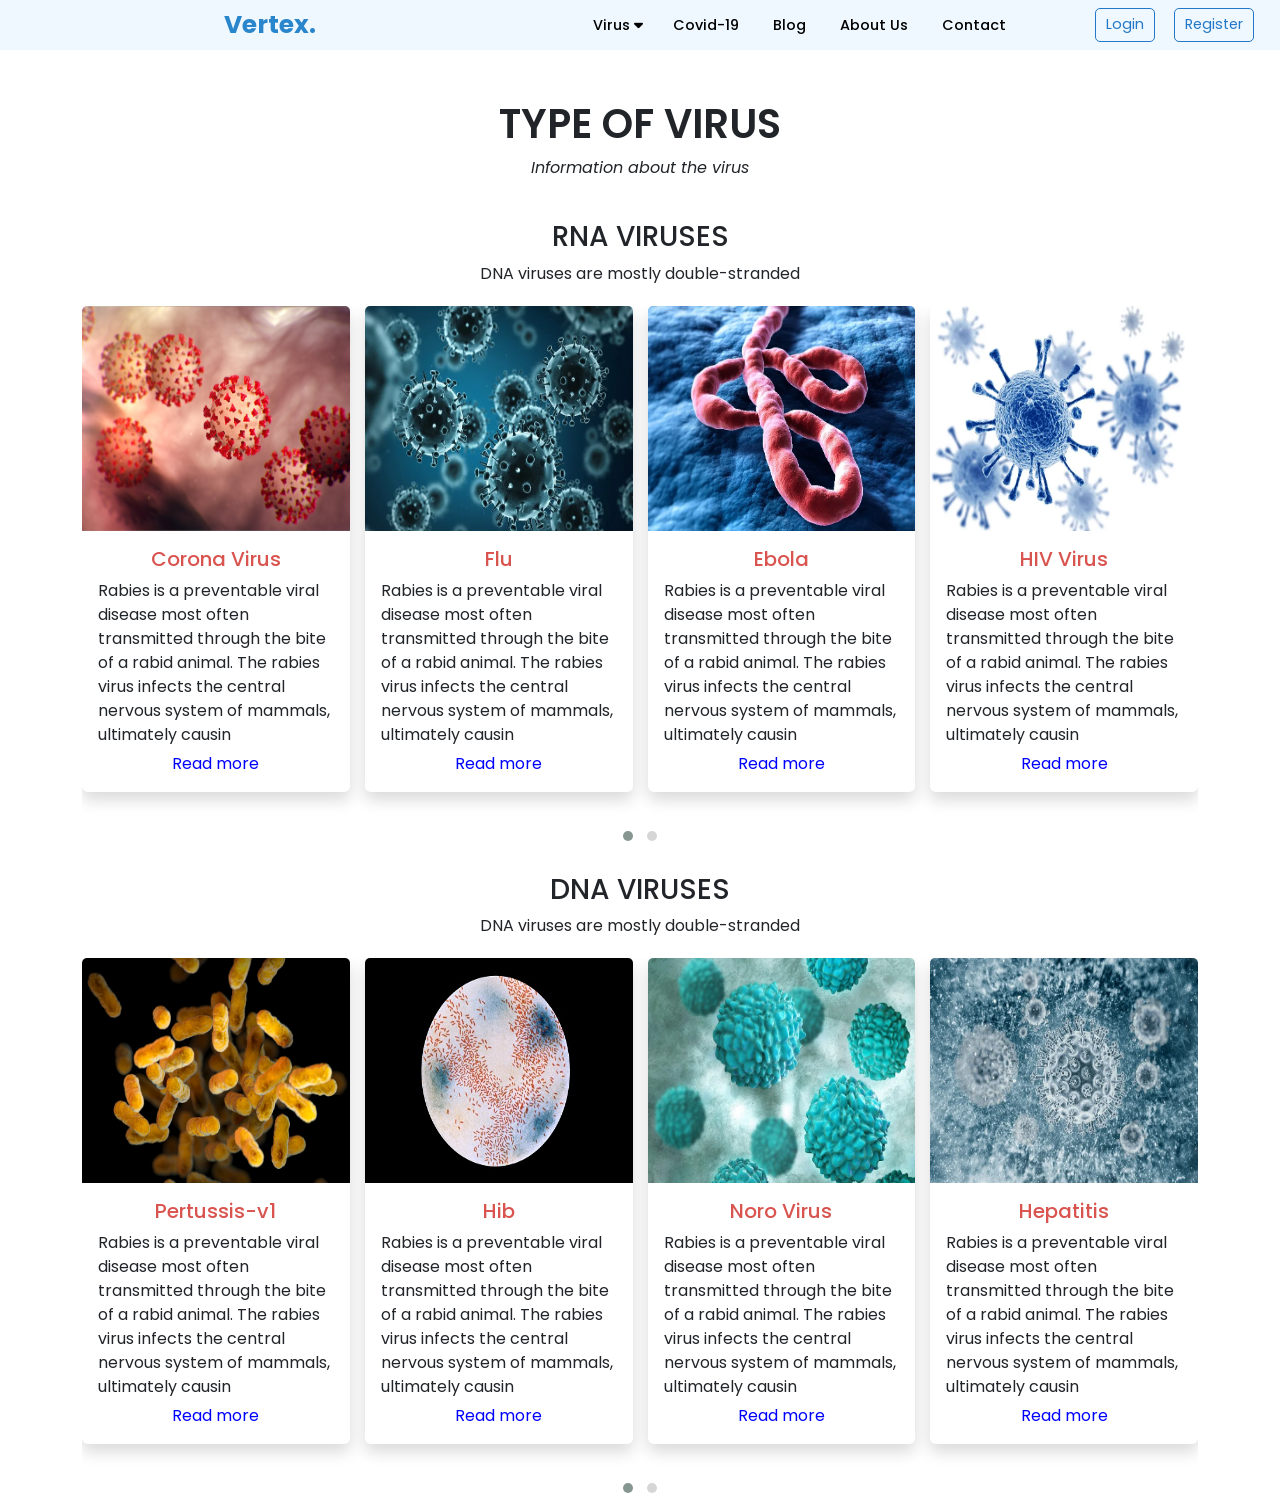
<file: Typeofvirus.html>
<!doctype html>
<html lang="en">

<head>
    <meta charset="utf-8">
    <meta name="viewport" content="width=device-width, initial-scale=1">
    <link href="https://cdn.jsdelivr.net/npm/bootstrap@5.0.1/dist/css/bootstrap.min.css" rel="stylesheet"
        integrity="sha384-+0n0xVW2eSR5OomGNYDnhzAbDsOXxcvSN1TPprVMTNDbiYZCxYbOOl7+AMvyTG2x" crossorigin="anonymous">
    <link rel="stylesheet" href="https://cdnjs.cloudflare.com/ajax/libs/OwlCarousel2/2.3.4/assets/owl.carousel.min.css"
        integrity="sha512-tS3S5qG0BlhnQROyJXvNjeEM4UpMXHrQfTGmbQ1gKmelCxlSEBUaxhRBj/EFTzpbP4RVSrpEikbmdJobCvhE3g=="
        crossorigin="anonymous" />
    <link rel="stylesheet"
        href="https://cdnjs.cloudflare.com/ajax/libs/OwlCarousel2/2.3.4/assets/owl.theme.default.min.css"
        integrity="sha512-sMXtMNL1zRzolHYKEujM2AqCLUR9F2C4/05cdbxjjLSRvMQIciEPCQZo++nk7go3BtSuK9kfa/s+a4f4i5pLkw=="
        crossorigin="anonymous" />
    <title>Type of Virus</title>
    <link rel="stylesheet" href="./css/Tovstyle.css">
</head>

<body>
    <div id="nav-placeholder" >

    </div>
    <div class="container">
        <div class="row justify-content-center">
            <div class="text-center">
                <div class="header">
                    <h1>TYPE OF VIRUS</h1>
                </div>
                <div class="sub-text">
                    <em>Information about the virus</em>
                </div>
            </div>
        </div>

        <div class="row justify-content-center">
            <div class="text-center">
                <div class="header2">
                    <h3>RNA VIRUSES</h3>
                </div>
                <div class="sub-text">
                    DNA viruses are mostly double-stranded
                </div>
            </div>
        </div>

        <div class="row">
            <div class="col-12 m-auto">
                <div class="owl-carousel owl-theme">
                    <div class="item mb-4">
                        <div class="card border-0 shadow">
                            <img src="./img/image/typeofvirus/Coronavirus.png" alt="" class="card-img-top">
                            <div class="card-body">
                                <h5>Corona Virus</h5>
                                <div class="detail">
                                    Rabies is a preventable viral disease most often transmitted through the bite of a
                                    rabid animal. The rabies virus infects the central nervous system of mammals,
                                    ultimately causin </div>
                                <a href="readmore.html" class="d-flex readmore justify-content-center">Read more</a>
                                </a>
                            </div>
                        </div>
                    </div>

                    <div class="item mb-4">
                        <div class="card border-0 shadow">
                            <img src="./img/image/typeofvirus/Flu.jpg" alt="" class="card-img-top">
                            <div class="card-body">
                                <h5>Flu</h5>
                                <div class="detail">
                                    Rabies is a preventable viral disease most often transmitted through the bite of a
                                    rabid animal. The rabies virus infects the central nervous system of mammals,
                                    ultimately causin </div>
                                <a href="readmore.html" class="d-flex readmore justify-content-center">Read more</a>
                                </a>
                            </div>
                        </div>
                    </div>

                    <div class="item mb-4">
                        <div class="card border-0 shadow">
                            <img src="./img/image/typeofvirus/Ebola.jpg" alt="" class="card-img-top">
                            <div class="card-body">
                                <h5>Ebola</h5>
                                <div class="detail">
                                    Rabies is a preventable viral disease most often transmitted through the bite of a
                                    rabid animal. The rabies virus infects the central nervous system of mammals,
                                    ultimately causin </div>
                                <a href="readmore.html" class="d-flex readmore justify-content-center">Read more</a>
                                </a>
                            </div>
                        </div>
                    </div>

                    <div class="item mb-4">
                        <div class="card border-0 shadow">
                            <img src="./img/image/typeofvirus/HIV-virus.jpg" alt="" class="card-img-top">
                            <div class="card-body">
                                <h5>HIV Virus</h5>
                                <div class="detail">
                                    Rabies is a preventable viral disease most often transmitted through the bite of a
                                    rabid animal. The rabies virus infects the central nervous system of mammals,
                                    ultimately causin </div>
                                <a href="readmore.html" class="d-flex readmore justify-content-center">Read more</a>
                                </a>
                            </div>
                        </div>
                    </div>

                    <div class="item mb-4">
                        <div class="card border-0 shadow">
                            <img src="./img/image/typeofvirus/Norovirus.jpg" alt="" class="card-img-top">
                            <div class="card-body">
                                <h5>Noro Virus</h5>
                                <div class="detail">
                                    Rabies is a preventable viral disease most often transmitted through the bite of a
                                    rabid animal. The rabies virus infects the central nervous system of mammals,
                                    ultimately causin </div>
                                <a href="readmore.html" class="d-flex readmore justify-content-center">Read more</a>
                                </a>
                            </div>
                        </div>
                    </div>

                    <div class="item mb-4">
                        <div class="card border-0 shadow">
                            <img src="./img/image/typeofvirus/Hepatitis-A.jpg" alt="" class="card-img-top">
                            <div class="card-body">
                                <h5>Hepatitis</h5>
                                <div class="detail">
                                    Rabies is a preventable viral disease most often transmitted through the bite of a
                                    rabid animal. The rabies virus infects the central nervous system of mammals,
                                    ultimately causin </div>
                                <a href="readmore.html" class="d-flex readmore justify-content-center">Read more</a>
                                </a>
                            </div>
                        </div>
                    </div>

                    <div class="item mb-4">
                        <div class="card border-0 shadow">
                            <img src="./img/image/typeofvirus/Mumps.jpg" alt="" class="card-img-top">
                            <div class="card-body">
                                <h5>Mumps</h5>
                                <div class="detail">
                                    Rabies is a preventable viral disease most often transmitted through the bite of a
                                    rabid animal. The rabies virus infects the central nervous system of mammals,
                                    ultimately causin </div>
                                <a href="readmore.html" class="d-flex readmore justify-content-center">Read more</a>
                                </a>
                            </div>
                        </div>
                    </div>
                </div>
            </div>
        </div>

        <div class="row justify-content-center">
            <div class="text-center">
                <div class="header">
                    <h3>DNA VIRUSES</h3>
                </div>
                <div class="sub-text">
                    DNA viruses are mostly double-stranded
                </div>
            </div>
        </div>

        <div class="row">
            <div class="col-12 m-auto">
                <div class="owl-carousel owl-theme">
                    <div class="item mb-4">
                        <div class="card border-0 shadow">
                            <img src="./img/image/typeofvirus/Pertussis-v1.png" alt="" class="card-img-top">
                            <div class="card-body">
                                <h5>Pertussis-v1</h5>
                                <div class="detail">
                                    Rabies is a preventable viral disease most often transmitted through the bite of a
                                    rabid animal. The rabies virus infects the central nervous system of mammals,
                                    ultimately causin </div>
                                <a href="readmore.html" class="d-flex readmore justify-content-center">Read more</a>
                                </a>
                            </div>
                        </div>
                    </div>

                    <div class="item mb-4">
                        <div class="card border-0 shadow">
                            <img src="./img/image/typeofvirus/Hib.png" alt="" class="card-img-top">
                            <div class="card-body">
                                <h5>Hib</h5>
                                <div class="detail">
                                    Rabies is a preventable viral disease most often transmitted through the bite of a
                                    rabid animal. The rabies virus infects the central nervous system of mammals,
                                    ultimately causin </div>
                                <a href="readmore.html" class="d-flex readmore justify-content-center">Read more</a>
                                </a>
                            </div>
                        </div>
                    </div>

                    <div class="item mb-4">
                        <div class="card border-0 shadow">
                            <img src="./img/image/typeofvirus/Norovirus.jpg" alt="" class="card-img-top">
                            <div class="card-body">
                                <h5>Noro Virus</h5>
                                <div class="detail">
                                    Rabies is a preventable viral disease most often transmitted through the bite of a
                                    rabid animal. The rabies virus infects the central nervous system of mammals,
                                    ultimately causin </div>
                                <a href="readmore.html" class="d-flex readmore justify-content-center">Read more</a>
                                </a>
                            </div>
                        </div>
                    </div>

                    <div class="item mb-4">
                        <div class="card border-0 shadow">
                            <img src="./img/image/typeofvirus/Hepatitis-A.jpg" alt="" class="card-img-top">
                            <div class="card-body">
                                <h5>Hepatitis</h5>
                                <div class="detail">
                                    Rabies is a preventable viral disease most often transmitted through the bite of a
                                    rabid animal. The rabies virus infects the central nervous system of mammals,
                                    ultimately causin </div>
                                <a href="readmore.html" class="d-flex readmore justify-content-center">Read more</a>
                                </a>
                            </div>
                        </div>
                    </div>

                    <div class="item mb-4">
                        <div class="card border-0 shadow">
                            <img src="./img/image/typeofvirus/Flu.jpg" alt="" class="card-img-top">
                            <div class="card-body">
                                <h5>Flu</h5>
                                <div class="detail">
                                    Rabies is a preventable viral disease most often transmitted through the bite of a
                                    rabid animal. The rabies virus infects the central nervous system of mammals,
                                    ultimately causin </div>
                                <a href="readmore.html" class="d-flex readmore justify-content-center">Read more</a>
                                </a>
                            </div>
                        </div>
                    </div>

                    <div class="item mb-4">
                        <div class="card border-0 shadow">
                            <img src="./img/image/typeofvirus/Ebola.jpg" alt="" class="card-img-top">
                            <div class="card-body">
                                <h5>Ebola</h5>
                                <div class="detail">
                                    Rabies is a preventable viral disease most often transmitted through the bite of a
                                    rabid animal. The rabies virus infects the central nervous system of mammals,
                                    ultimately causin </div>
                                <a href="readmore.html" class="d-flex readmore justify-content-center">Read more</a>
                                </a>
                            </div>
                        </div>
                    </div>

                    <div class="item mb-4">
                        <div class="card border-0 shadow">
                            <img src="./img/image/typeofvirus/Neisseria-meningitidis-e1572978893110.jpg" alt=""
                                class="card-img-top">
                            <div class="card-body">
                                <h5>Neisseria meningitidis</h5>
                                <div class="detail">
                                    Rabies is a preventable viral disease most often transmitted through the bite of a
                                    rabid animal. The rabies virus infects the central nervous system of mammals,
                                    ultimately causin </div>
                                <a href="readmore.html" class="d-flex readmore justify-content-center">Read more</a>
                                </a>
                            </div>
                        </div>
                    </div>
                </div>
            </div>
        </div>




    </div>


    <script src="https://cdnjs.cloudflare.com/ajax/libs/jquery/3.6.0/jquery.min.js"></script>
    <script src="https://cdn.jsdelivr.net/npm/bootstrap@5.0.1/dist/js/bootstrap.bundle.min.js"
        integrity="sha384-gtEjrD/SeCtmISkJkNUaaKMoLD0//ElJ19smozuHV6z3Iehds+3Ulb9Bn9Plx0x4"
        crossorigin="anonymous"></script>
    <script src="https://cdnjs.cloudflare.com/ajax/libs/OwlCarousel2/2.3.4/owl.carousel.min.js"
        integrity="sha512-bPs7Ae6pVvhOSiIcyUClR7/q2OAsRiovw4vAkX+zJbw3ShAeeqezq50RIIcIURq7Oa20rW2n2q+fyXBNcU9lrw=="
        crossorigin="anonymous"></script>
    <script>
        $('.owl-carousel').owlCarousel({
            loop: false,
            margin: 15,
            nav: false,
            responsive: {
                0: {
                    items: 1
                },
                600: {
                    items: 2
                },
                1000: {
                    items: 4
                }
            }
        })
    </script>
    <script src="https://code.jquery.com/jquery-1.10.2.js"></script>
    <script>
        $(function () {
            $("#nav-placeholder").load("nav.html");
        });
    </script>
</body>

</html>
</file>
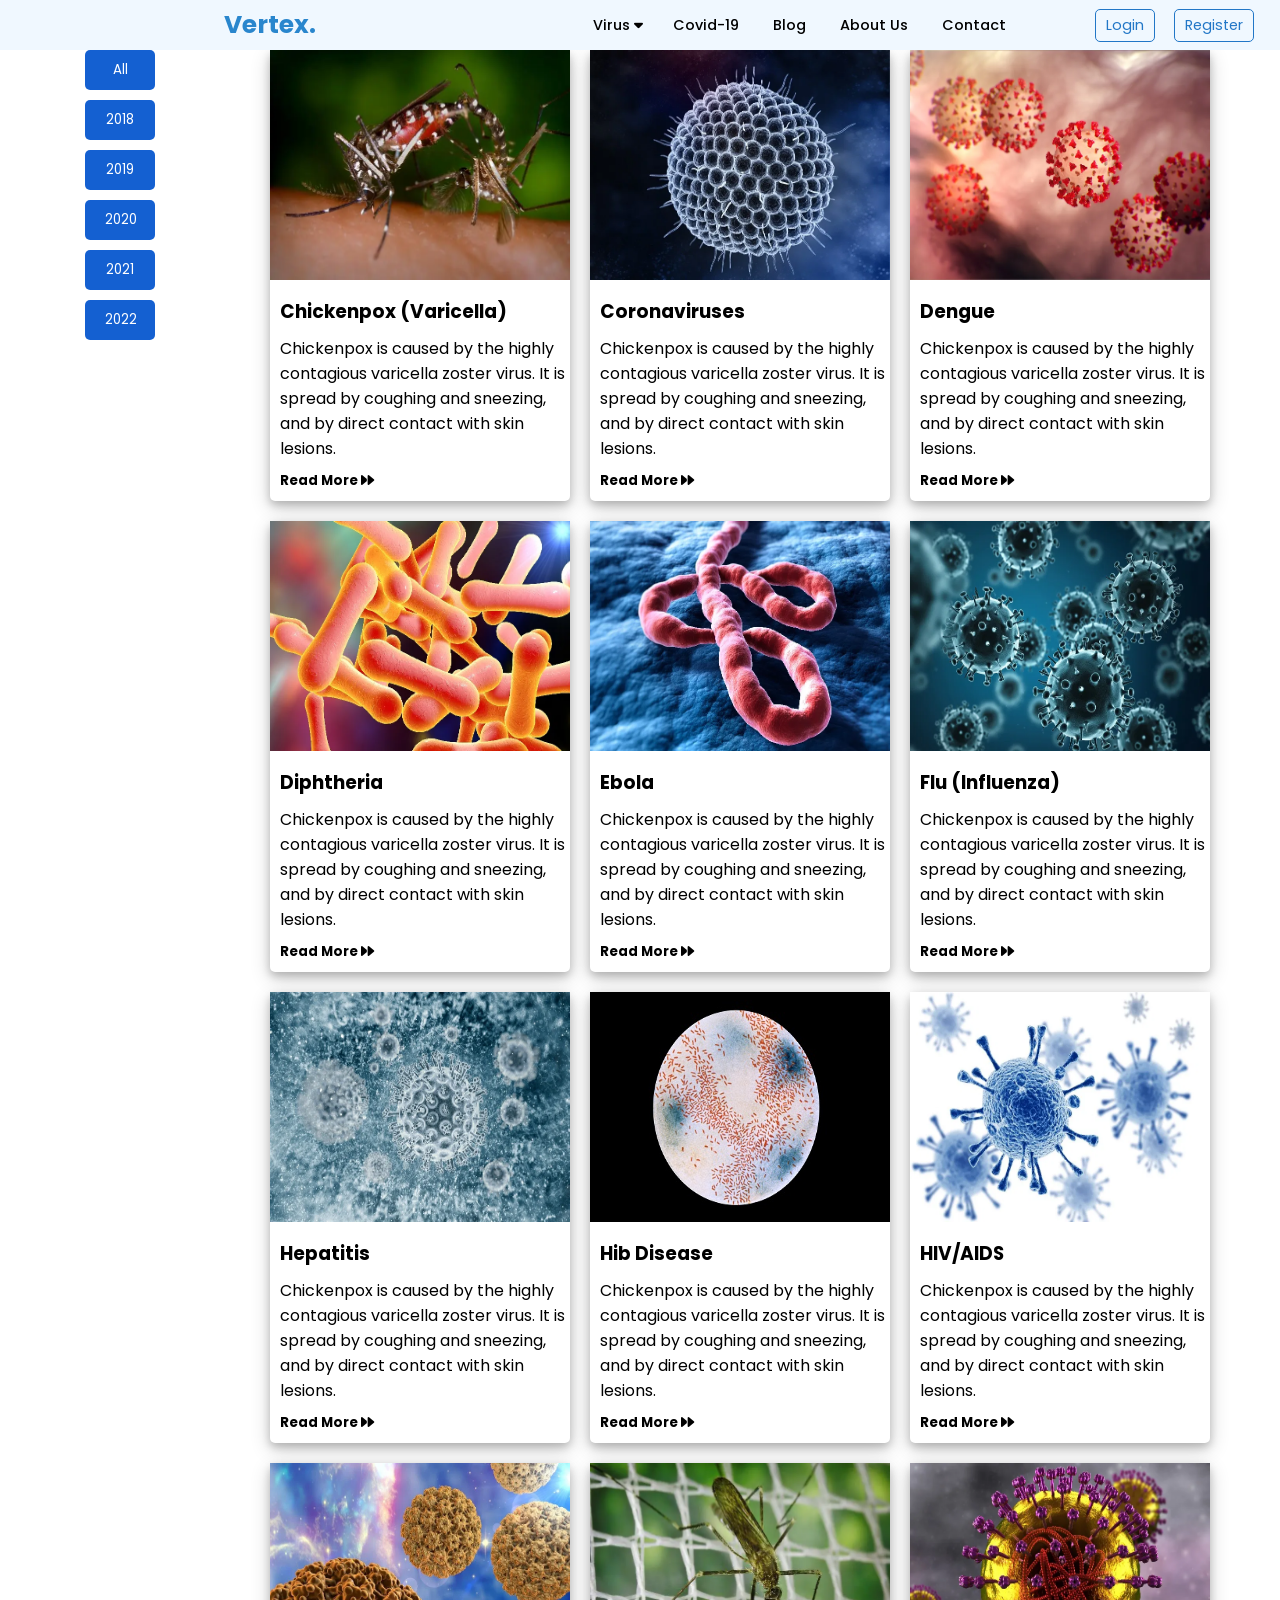
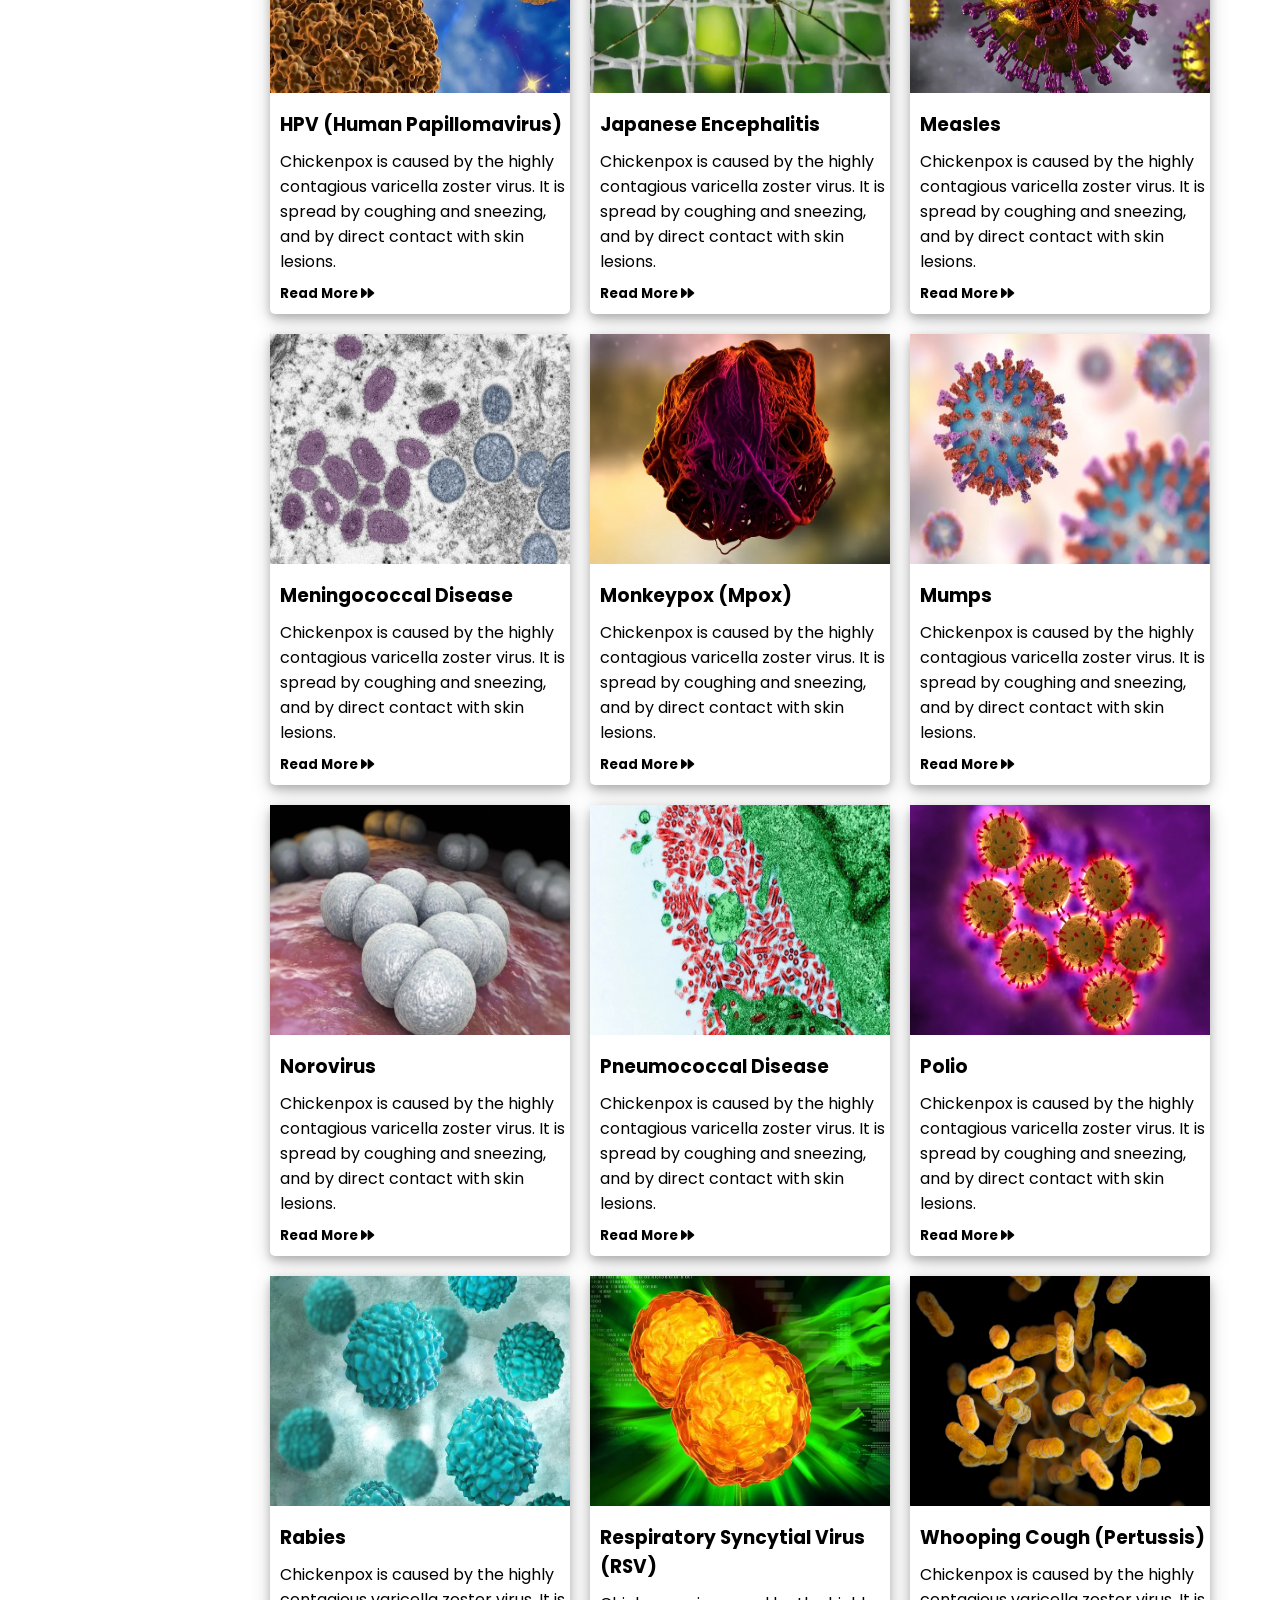
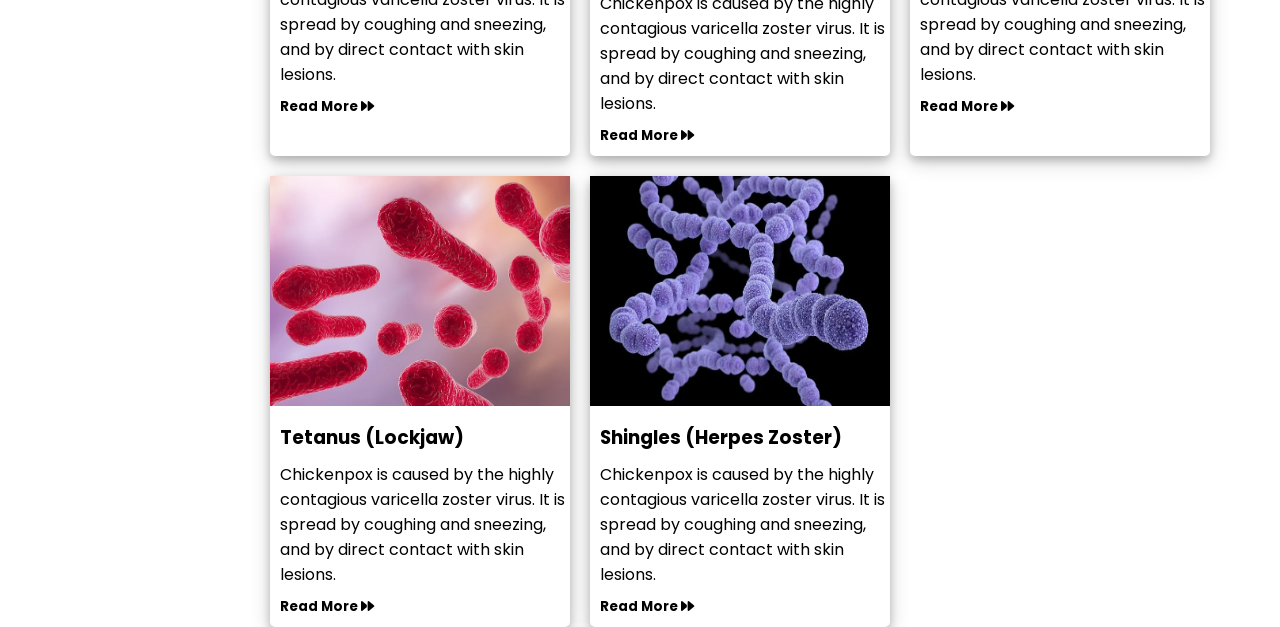
<file: YearWiseListing.html>
<!DOCTYPE html>
<html lang="en">

<head>
    <meta charset="UTF-8">
    <meta http-equiv="X-UA-Compatible" content="IE=edge">
    <meta name="viewport" content="width=device-width, initial-scale=1.0">
    <title>Virus</title>
    <link rel="stylesheet" href="https://cdnjs.cloudflare.com/ajax/libs/font-awesome/6.2.1/css/all.min.css">
    <link rel="stylesheet" href="./css/YearWiseListing.css">
</head>

<body>
    <div id="nav-placeholder">

    </div>
    <div class="two-grid">
        <div class="year">
            <button data-filter="all" class="active">All</button>
            <button data-filter="2018" >2018</button>
            <button data-filter="2019">2019</button>
            <button data-filter="2020">2020</button>
            <button data-filter="2021"> 2021</button>
            <button data-filter="2022">2022</button>
        </div>

        <div class="virus_parent">
            <div class="content" data-category="">
                <img src="img/Aedes-Mosquito-Dengue.jpg" class="bottom " alt="">
                <h3 class="bottom left">Chickenpox (Varicella)</h3>
                <strong>2018</strong>
                <p class="bottom left">Chickenpox is caused by the highly contagious varicella zoster virus. It is
                    spread by coughing and sneezing, and by direct contact with skin lesions.</p>
                <h5 class="bottom left"><a class="hover_readmore" href="readmore.html">Read More</a>
                    <i class="fa-sharp fa-solid fa-forward"></i>
                </h5>
            </div>
            <div class="content" data-category="">
                <img src="img/Chickenpox-Shingles-Varicella-Zoster.jpg" class="bottom " alt="">
                <h3 class="bottom left">Coronaviruses</h3>
                <strong>2018</strong>
                <p class="bottom left">Chickenpox is caused by the highly contagious varicella zoster virus. It is
                    spread by coughing and sneezing, and by direct contact with skin lesions.</p>
                    
                    <h5 class="bottom left"><a class="hover_readmore" href="readmore.html">Read More</a>
                    <i class="fa-sharp fa-solid fa-forward"></i>

                    </h5>
            </div>
            <div class="content" data-category="">
                <img src="img/Coronavirus.png" class="bottom " alt="">
                <h3 class="bottom left">Dengue</h3>
                <strong>2018</strong>
                <p class="bottom left">Chickenpox is caused by the highly contagious varicella zoster virus. It is
                    spread by coughing and sneezing, and by direct contact with skin lesions.</p>
                    <h5 class="bottom left"><a class="hover_readmore" href="readmore.html">Read More</a>
                    <i class="fa-sharp fa-solid fa-forward"></i>

                    </h5>
            </div>
            <div class="content" data-category="">
                <img src="img/Diphtheria-v1.jpg" class="bottom " alt="">
                <h3 class="bottom left">Diphtheria</h3>
                <strong>2018</strong>
                <p class="bottom left">Chickenpox is caused by the highly contagious varicella zoster virus. It is
                    spread by coughing and sneezing, and by direct contact with skin lesions.</p>
                <h5 class="bottom left"><a class="hover_readmore" href="readmore.html" >Read More</a>
                    <i class="fa-sharp fa-solid fa-forward"></i>

                </h5>
            </div>
            <div class="content" data-category="">
                <img src="img/Ebola.jpg" class="bottom " alt="">
                <h3 class="bottom left">Ebola</h3>
                <strong>2019</strong>
                <p class="bottom left">Chickenpox is caused by the highly contagious varicella zoster virus. It is
                    spread by coughing and sneezing, and by direct contact with skin lesions.</p>
                <h5 class="bottom left"><a class="hover_readmore" href="readmore.html" >Read More</a>
                    <i class="fa-sharp fa-solid fa-forward"></i>

                </h5>
            </div>
            <div class="content" data-category="">
                <img src="img/Flu.jpg" class="bottom " alt="">
                <h3 class="bottom left">Flu (Influenza)</h3>
                <strong>2019</strong>
                <p class="bottom left">Chickenpox is caused by the highly contagious varicella zoster virus. It is
                    spread by coughing and sneezing, and by direct contact with skin lesions.</p>
                <h5 class="bottom left"><a class="hover_readmore" href="readmore.html" >Read More</a>
                    <i class="fa-sharp fa-solid fa-forward"></i>

                </h5>
            </div>
            <div class="content" data-category="">
                <img src="img/Hepatitis-A.jpg" class="bottom " alt="">
                <h3 class="bottom left">Hepatitis</h3>
                <strong>2019</strong>
                <p class="bottom left">Chickenpox is caused by the highly contagious varicella zoster virus. It is
                    spread by coughing and sneezing, and by direct contact with skin lesions.</p>
                <h5 class="bottom left"><a class="hover_readmore" href="readmore.html" >Read More</a>
                    <i class="fa-sharp fa-solid fa-forward"></i>

                </h5>
            </div>
            <div class="content" data-category="">
                <img src="img/Hib.png" class="bottom " alt="">
                <h3 class="bottom left">Hib Disease</h3>
                <strong>2019</strong>
                <p class="bottom left">Chickenpox is caused by the highly contagious varicella zoster virus. It is
                    spread by coughing and sneezing, and by direct contact with skin lesions.</p>
                <h5 class="bottom left"><a class="hover_readmore" href="readmore.html" >Read More</a>
                    <i class="fa-sharp fa-solid fa-forward"></i>

                </h5>
            </div>
            <div class="content" data-category="">
                <img src="img/HIV-virus.jpg" class="bottom " alt="">
                <h3 class="bottom left">HIV/AIDS</h3>
                <strong>2019</strong>
                <p class="bottom left">Chickenpox is caused by the highly contagious varicella zoster virus. It is
                    spread by coughing and sneezing, and by direct contact with skin lesions.</p>
                <h5 class="bottom left"><a class="hover_readmore" href="readmore.html" >Read More</a>
                    <i class="fa-sharp fa-solid fa-forward"></i>

                </h5>
            </div>
            <div class="content" data-category="">
                <img src="img/HPV-v1.jpg" class="bottom " alt="">
                <h3 class="bottom left">HPV (Human Papillomavirus)</h3>
                <strong>2020</strong>
                <p class="bottom left">Chickenpox is caused by the highly contagious varicella zoster virus. It is
                    spread by coughing and sneezing, and by direct contact with skin lesions.</p>
                <h5 class="bottom left"><a class="hover_readmore" href="readmore.html" >Read More</a>
                    <i class="fa-sharp fa-solid fa-forward"></i>

                </h5>
            </div>
            <div class="content" data-category="">
                <img src="img/JE-Mosquito-PHIL.jpg" class="bottom " alt="">
                <h3 class="bottom left">Japanese Encephalitis</h3>
                <strong>2020</strong>
                <p class="bottom left">Chickenpox is caused by the highly contagious varicella zoster virus. It is
                    spread by coughing and sneezing, and by direct contact with skin lesions.</p>
                <h5 class="bottom left"><a class="hover_readmore" href="readmore.html" >Read More</a>
                    <i class="fa-sharp fa-solid fa-forward"></i>

                </h5>
            </div>
            <div class="content" data-category="">
                <img src="img/Measles.jpg" class="bottom " alt="">
                <h3 class="bottom left">Measles</h3>
                <strong>2020</strong>
                <p class="bottom left">Chickenpox is caused by the highly contagious varicella zoster virus. It is
                    spread by coughing and sneezing, and by direct contact with skin lesions.</p>
                <h5 class="bottom left"><a class="hover_readmore" href="readmore.html" >Read More</a>
                    <i class="fa-sharp fa-solid fa-forward"></i>

                </h5>
            </div>
            <div class="content" data-category="">
                <img src="img/Monkeypox-Virus-CDC.jpg" class="bottom " alt="">
                <h3 class="bottom left">Meningococcal Disease</h3>
                <strong>2020</strong>
                <p class="bottom left">Chickenpox is caused by the highly contagious varicella zoster virus. It is
                    spread by coughing and sneezing, and by direct contact with skin lesions.</p>
                <h5 class="bottom left"><a class="hover_readmore" href="readmore.html" >Read More</a>
                    <i class="fa-sharp fa-solid fa-forward"></i>

                </h5>
            </div>
            <div class="content" data-category="">
                <img src="img/Mumps.jpg" class="bottom " alt="">
                <h3 class="bottom left">Monkeypox (Mpox)</h3>
                <strong>2020</strong>
                <p class="bottom left">Chickenpox is caused by the highly contagious varicella zoster virus. It is
                    spread by coughing and sneezing, and by direct contact with skin lesions.</p>
                <h5 class="bottom left"><a class="hover_readmore" href="readmore.html" >Read More</a>
                    <i class="fa-sharp fa-solid fa-forward"></i>

                </h5>
            </div>
            <div class="content" data-category="">
                <img src="img/RSV-Web-Card.jpg" class="bottom " alt="">
                <h3 class="bottom left">Mumps</h3>
                <strong>2021</strong>
                <p class="bottom left">Chickenpox is caused by the highly contagious varicella zoster virus. It is
                    spread by coughing and sneezing, and by direct contact with skin lesions.</p>
                <h5 class="bottom left"><a class="hover_readmore" href="readmore.html" >Read More</a>
                    <i class="fa-sharp fa-solid fa-forward"></i>

                </h5>
            </div>
            <div class="content" data-category="">
                <img src="img/Neisseria-meningitidis-e1572978893110.jpg" class="bottom " alt="">
                <h3 class="bottom left">Norovirus</h3>
                <strong>2021</strong>
                <p class="bottom left">Chickenpox is caused by the highly contagious varicella zoster virus. It is
                    spread by coughing and sneezing, and by direct contact with skin lesions.</p>
                <h5 class="bottom left"><a class="hover_readmore" href="readmore.html" >Read More</a>
                    <i class="fa-sharp fa-solid fa-forward"></i>

                </h5>
            </div>
            <div class="content" data-category="">
                <img src="img/Rabies-Microbiology-NIH.jpg" class="bottom " alt="">
                <h3 class="bottom left">Pneumococcal Disease</h3>
                <strong>2021</strong>
                <p class="bottom left">Chickenpox is caused by the highly contagious varicella zoster virus. It is
                    spread by coughing and sneezing, and by direct contact with skin lesions.</p>
                <h5 class="bottom left"><a class="hover_readmore" href="readmore.html" >Read More</a>
                    <i class="fa-sharp fa-solid fa-forward"></i>

                </h5>
            </div>
            <div class="content" data-category="">
                <img src="img/Rotavirus.jpg" class="bottom " alt="">
                <h3 class="bottom left">Polio</h3>
                <strong>2021</strong>
                <p class="bottom left">Chickenpox is caused by the highly contagious varicella zoster virus. It is
                    spread by coughing and sneezing, and by direct contact with skin lesions.</p>
                <h5 class="bottom left"><a class="hover_readmore" href="readmore.html" >Read More</a>
                    <i class="fa-sharp fa-solid fa-forward"></i>

                </h5>
            </div>
            <div class="content" data-category="">
                <img src="img/Norovirus.jpg" class="bottom " alt="">
                <h3 class="bottom left">Rabies</h3>
                <strong>2022</strong>
                <p class="bottom left">Chickenpox is caused by the highly contagious varicella zoster virus. It is
                    spread by coughing and sneezing, and by direct contact with skin lesions.</p>
                <h5 class="bottom left"><a class="hover_readmore" href="readmore.html" >Read More</a>
                    <i class="fa-sharp fa-solid fa-forward"></i>

                </h5>
            </div>
            <div class="content" data-category="">
                <img src="img/Polio.jpg" class="bottom " alt="">
                <h3 class="bottom left">Respiratory Syncytial Virus (RSV)</h3>
                <strong>2022</strong>

                <p class="bottom left">Chickenpox is caused by the highly contagious varicella zoster virus. It is
                    spread by coughing and sneezing, and by direct contact with skin lesions.</p>
                <h5 class="bottom left"><a class="hover_readmore" href="readmore.html" >Read More</a>
                    <i class="fa-sharp fa-solid fa-forward"></i>

                </h5>
            </div>
            <div class="content" data-category="">
                <img src="img/Pertussis-v1.png" class="bottom " alt="">
                <h3 class="bottom left">Whooping Cough (Pertussis)</h3>
                <strong>2022</strong>

                <p class="bottom left">Chickenpox is caused by the highly contagious varicella zoster virus. It is
                    spread by coughing and sneezing, and by direct contact with skin lesions.</p>
                <h5 class="bottom left"><a class="hover_readmore" href="readmore.html" >Read More</a>
                    <i class="fa-sharp fa-solid fa-forward"></i>

                </h5>
            </div>
            <div class="content" data-category="">
                <img src="img/Tetanus.jpg" class="bottom " alt="">
                <h3 class="bottom left">Tetanus (Lockjaw)</h3>
                <strong>2022</strong>

                <p class="bottom left">Chickenpox is caused by the highly contagious varicella zoster virus. It is
                    spread by coughing and sneezing, and by direct contact with skin lesions.</p>
                <h5 class="bottom left"><a class="hover_readmore" href="readmore.html" >Read More</a>
                    <i class="fa-sharp fa-solid fa-forward"></i>

                </h5>
            </div>
            <div class="content" data-category="">
                <img src="img/Pneumococcal-v1-1.jpg" class="bottom " alt="">
                <h3 class="bottom left">Shingles (Herpes Zoster)</h3>
                <strong>2022</strong>
                <p class="bottom left">Chickenpox is caused by the highly contagious varicella zoster virus. It is
                    spread by coughing and sneezing, and by direct contact with skin lesions.</p>
                <h5 class="bottom left"><a class="hover_readmore" href="readmore.html" >Read More</a>
                    <i class="fa-sharp fa-solid fa-forward"></i>

                </h5>
            </div>
        </div>
    </div>
<script src="js/YearWiseListing.js"></script>
<script src="https://code.jquery.com/jquery-1.10.2.js"></script>
     <script>
         $(function () {
             $("#nav-placeholder").load("nav.html");
         });
     </script>
</body>

</html>
</file>
<file: css/aboutus.css>
@import url('https://fonts.googleapis.com/css2?family=Poppins:ital,wght@0,100;0,200;0,300;0,400;0,500;0,600;0,700;0,800;0,900;1,100;1,200;1,300;1,400;1,500;1,600;1,700;1,800;1,900&display=swap');

body{
    font-family: 'poppins', sans-serif;
    margin: 0px;
    padding: 0px;
    box-sizing: border-box;
}

.wrapper{
    margin: 50px 20px 20px 20px;
}

.about-vertex{
    background-color: #1d67ca;
    display: flex;
    border: 1px solid;
    border-radius: 10px;
    padding: 20px;
    flex-wrap: wrap;
    line-height: 1.7rem;
}

.image{
    background-image: url(../img/image/aboutus\ \(1\).jpg);
    max-width: 100%;
    min-height: 100%;
    background-position: center;
    background-size: cover;
    background-repeat: no-repeat;
    position: relative;
}

.about-text{
    color: white;
    padding: 0px 30px 0px 50px;
}

.about-text h4, h1{
    text-align: center;
    padding-top: 25px;
    padding-bottom: 15px;
}

.about-text h1{
    padding-bottom: 5px;
    margin-top: 20px;
    font-size: 40px;
    font-weight: 600;
}

.about-text p{
    font-size: 16px;
    font-weight: 100px;
    font-style: italic;
}

.wrapper .about-team{
    display: flex;
    width: auto;
    justify-content: center;
    flex-wrap: wrap;

}

.about-team .team-member{
    width: 250px;
    margin: 0px 20px;
    background: #fff;
    padding: 20px 10px;
}

.team-member .member-image{
    background: #1d67ca;
    max-width: 190px;
    width: 100%;
    height: 190px;
    margin: 0 auto;
    padding: 5px;
    cursor: pointer;
    position: relative;
    border-radius: 10px;
}

.team-member .member-image img{
    width: 100%;
    height: 100%;
}

.member-name{
    text-align: center;
    margin-top: 10px;
}
.social-media{
    display: none;
}

.team-member:hover .social-media{
    position: absolute;
    top: 0;
    left: 0;
    width: 100%;
    height: 100%;
    background: rgba(0,0,0,0.65);
    display: flex;
    justify-content: center;
    align-items: center;
    border-radius: 5%;
    transform: scale(1);
}

.social-media .item{
    margin: 0 15px;
    font-size: 30px;
    color: white;
}
</file>
<file: css/blog.css>
@import url('https://fonts.googleapis.com/css2?family=Poppins:ital,wght@0,100;0,200;0,300;0,400;0,500;0,600;0,700;0,800;0,900;1,100;1,200;1,300;1,400;1,500;1,600;1,700;1,800;1,900&display=swap');

*{
  box-sizing: border-box;
  margin: 0px;
  padding: 0px;
  font-family: 'poppins', sans-serif;
}

.container{
    margin-top: 150px;
}

.card{
  margin: 15px 0px;
  background-color: #ffffff;
  border: 1px solid #e2e8f0;
  border-radius: 0.5rem;    
}

.card-img-top{
  width: 100%;
  object-fit: cover;
  border-radius: 0.5rem;
}

.card:hover{
  transform: scale(1.05);
  box-shadow: 0 10px 20px rgba(0,0,0,.12), 0 4px 8px rgba(0,0,0,.06);
}

h4.card-title{
  font-size: 20px;
  text-align: center;
  font-weight: 600;
  line-height: 1.4;
  color: #1C0A00;
}

.card-text{
    font-size: 15px;
    color: #8F9BAD;
    line-height: 1.4;
}

a{
    text-decoration: none;
}
.sidebar{
  padding-left: 50px;
}
h4.card-title:hover{
    color: #0096FF;
}
.input-group{
  margin-top: 21px;
}
ul{
  list-style-type: none;
}

.cate a{
  font-size: 1.2rem;
  color: #8F9BAD;
}
.cate a:hover,
.btn:hover .fa{
  color: #0096FF;
}

@keyframes lineUp {
  0% {
    opacity: 0;
    transform: translateY(80%);
  }
  20% {
    opacity: 0;
  }
  50% {
    opacity: 1;
    transform: translateY(0%);
  }
  100% {
    opacity: 1;
    transform: translateY(0%);
  }
}
.blog{
  font-size: 60px;
  font-weight: 600;
  animation: 2s lineUp ease-out ;
}
</file>
<file: css/covid19.css>
@import url('https://fonts.googleapis.com/css2?family=Anton&family=Poppins:ital,wght@0,400;0,500;0,600;1,400;1,500;1,600&family=Roboto:ital,wght@0,300;0,400;0,500;1,400&display=swap');

* {
    margin: 0;
    padding: 0;
    font-family: 'Poppins', sans-serif;
    box-sizing: border-box;
}

html {
    scroll-behavior: smooth;
}

:root {
    --error: #E24D4C;
}

.corona_virus span {
    color: var(--error);
    font-family: 'Roboto', sans-serif;
    font-size: 16px;
    margin: 10px 0px;
    /* color: rgb(100, 99, 99); */
}

.covid-19 span {
    font-size: 134px;
    margin: 10px 0px;
    font-family: 'Anton', sans-serif;
    color: rgb(49, 48, 48);
}

.covid-19 span:last-child {
    color: var(--error);
}

/* .virus_header img{
    width: 50%;
} */
.covid-header {

    margin-top: 200px;
    /* background-image: url(img/fde59b02-bgo1-1.png); */
    background-image: url(../img/1c11f41e-bgo3-1.png), url(../img/fde59b02-bgo1-1.png);
    background-repeat: no-repeat, no-repeat;
    /* background-size: 50vw auto;  */
    background-size: contain;
    background-position: right center;
    padding-bottom: 100px;
    margin-bottom: 100px;

}

.advice {
    font-size: 22px;
    font-family: 'Roboto', sans-serif;
    margin: 40px 0px;

}

.stayhome button {
    background-color: var(--error);
    border: none;
    padding: 10px 20px;
    border-radius: 5px;
    color: white;
    font-size: 20px;
}

/* .virus_header {
    background-image: url(img/1c11f41e-bgo3-1.png);
    background-repeat: no-repeat;
    background-size: 50vw auto;
    background-position: bottom right;
} */
.stayhome {
    margin: 10px 0px;
}
.stayhome button:hover{
    color: var(--error);
    background-color: white;
    border: 1px solid var(--error);
    cursor: pointer;
}
.header-flex {
    display: flex;
    flex-direction: column;
    margin-left: 200px;
    animation: mymove 2s ease-out;
    justify-content: space-between;
}

@keyframes mymove {
    0% {
        transform: translateX(-100%);
    }

    100% {
        transform: translateX(0%);
    }

}

.section1 {
    display: flex;
    flex-direction: column;
    padding: 120px 20px 50px 20px;
    background-image: url(../img/21444926-bg-2-1.png);
    background-repeat: no-repeat;
    justify-content: space-around;
    position: relative;
    width: 100%;
    text-align: center;


}

.track span {
    font-family: 'Anton', sans-serif;
    font-size: 64px;
    text-align: center;
    margin: 10px 0px;
}

.track {
    /* animation: mymoveY 2s ease-out forwards; */
    animation: right_left 2s ease-out;

}

@keyframes mymoveY {
    0% {
        bottom: -100%;
    }

    100% {
        bottom: 0px;
    }

}

.imgworld {
    display: flex;
    margin: auto;
    max-width: 100%;
    position: relative;

    justify-content: center;
}

.box_number {
    display: grid;
    grid-template-columns: 270px 270px 270px;
    column-gap: 10px;
    margin: 20px 0px;
    justify-content: center;
    margin-bottom: 100px;
    animation: right_left 2.5s ease-out;
}

.grid {
    background-color: var(--error);
    color: white;
    padding: 20px 0px;
}

.grid p:first-child {
    margin-bottom: 20px;
}

.worldwide {
    border-top-left-radius: 51px;
    border-bottom-left-radius: 51px;
}

.total_recovered {
    border-top-right-radius: 51px;
    border-bottom-right-radius: 51px;
}

.circle {
    position: absolute;
    background-color: var(--error);
    width: 40px;
    height: 40px;
    left: 350px;
    bottom: 500px;
    border-radius: 50%;

}

.circle i {
    line-height: 40px;
    color: white;
}

.section2 {
    padding: 215px 20px 80px 20px;
    display: flex;
    background-image: url(../img/a1009d63-bg-7.png);
    background-repeat: no-repeat;
    background-size: cover;
}

.covid_spread {
    display: flex;
    flex-direction: column;
    margin-right: 300px;
    /* position: relative;
    width: 100%;
    flex-wrap: wrap;
    align-content: flex-start; */
    animation: mymove 2s ease-out;

}

.disease {
    display: flex;
    flex-direction: column;
    /* justify-content: flex-end; */
    animation: right_left 2s ease-out;
}

@keyframes right_left {
    0% {
        transform: translateY(-100%);
    }

    100% {
        transform: translateY(0%);
    }

}

.disease div:first-child {
    margin-bottom: 90px;
}

.doctor {
    padding: 30px 20px;
    width: 340px;
    /* overflow: hidden; */
    border-radius: 5px;
    box-shadow: 10px 10px 5px #aaaaaa;
    position: relative;
    text-align: center;
    /* background-color: whitesmoke; */
    background-color: #ffffff;
}

.doctor p {
    margin-bottom: 30px;
}

.doctor h6 {
    color: rgb(100, 99, 99);
}

.doctor img {
    width: 35%;
    /* position: absolute; */
    margin-bottom: 30px;
    text-align: center;
}

.track div:first-child {
    margin-bottom: 25px;
}

.track div:nth-last-child(1) {
    margin-bottom: 70px;
}

.covid_spread .track .doctor {
    margin-left: 400px;
}

.flex_right {
    display: flex;
    justify-content: space-between;
}

.section3 {
    padding: 100px 20px 55px 20px;


}

.stay_healthy {
    display: grid;
    grid-template-columns: 50% 50%;
}

.a {
    font-size: 11px;
}

.b {
    margin-right: 70px;
}

/* .memory .listener  */
.label {
    font-size: 22px;
    border-radius: 5px;
    /* margin-bottom: 10px; */
    padding: 20px 30px;
    background-color: #F0F0F1;
    justify-content: space-between;
    display: flex;
    /* width: 70%; */
    align-items: center;
}
.k{
    width: 70%;
}
.memory .label:hover {
    background-color: rgb(67, 65, 65);
    color: white;
    cursor: pointer;
}

.memory .listener .content {
    position: relative;
    /* padding: 20px; */
    overflow: hidden;
    background-color: white;
    width: 70%;
    /* margin-top: -5px;
    margin-bottom: 10px; */
    height: 0;
    transition: 0.5s;
}
/* -------------- */
.active .label{
    background-color: rgb(67, 65, 65);
    color: white;
}
.listener.active .content {
    height: 120px;
    padding: 20px;

}

.memory .listener .content li {
    color: rgb(121, 121, 121);
}

.memory .listener {
    margin-bottom: 10px;
}

.memory .listener i {
    line-height: 33.6px;
}

.memory .listener i:hover {
    transform: translateY(50px);
}

.section4 {
    padding: 140px 20px 45px 20px;

    background-image: url(../img/21f3f901-bg-5.png);
    background-repeat: no-repeat;
    background-size: cover;
}

.section4 .about_covid {
    display: flex;
    flex-direction: column;
    /* justify-content: center; */
    justify-content: space-around;
    position: relative;
    width: 100%;
    text-align: center;

}

.blog {
    display: flex;
    justify-content: space-around;
}

.about_covid .track {
    margin: 10px 10px 120px 10px;
}

.readmore {
    width: 330px;
    /* height: 450px; */
    background-color: #fdfdfd;
    /* background-color: #ffffff; */
    border-radius: 5px;
    overflow: hidden;
    text-align: left;
}

.readmore img {
    margin-bottom: 10px;
}

.m-15 {
    margin: 15px;
}

.m-15 p {
    margin-bottom: 10px;
}
.m-15 h5{
    text-align: right;
    margin-top: -10px;
    margin-bottom: 10px;
}
.m-15 h6 {
    margin-bottom: 7px;
    color: rgb(121, 121, 121);
}

.m-15 h4 {
    margin-bottom: 15px;
}

.m-15 h4:hover {
    cursor: pointer;
    color: var(--error);
}

.m-15 p:hover {
    cursor: pointer;
    color: var(--error);
}

.section5 {
    padding: 160px 20px 55px 20px;

}

.section5 .answer {
    display: flex;
    justify-content: center;
    flex-direction: column;
    margin-left: 250px;
    margin-right: 250px;
    margin-top: 50px;
}

.section5 .track {
    display: flex;
    justify-content: center;
}
/* color: rgb(121, 121, 121); */

.ans1 .content {
    color: rgb(121, 121, 121); 
    background-color: #fdfdfd;
    overflow: hidden;
    height: 0;
    position: relative;
    transition: 0.5s;
    /* padding: 20px; */
}
.ans1 .label{
    margin-bottom: 10px;
}
.ans1 .label:hover{
    background-color: rgb(67, 65, 65);
    color: white;
    cursor: pointer;
}
.ans1.active2 .content{
    padding: 20px 40px 10px 40px;
    height: 70px;
    margin-top: -10px;
    margin-bottom: 10px;
}
.active2 .label{
    background-color: rgb(67, 65, 65);
    color: white;
}
.active2 .label i{
    color: white;
}
.color{
    color: var(--error);
}
.m-16{
    display: flex;
}
.m-16 img{
    border-radius: 50%;
    margin-right: 10px;
}
.m-16 i{
    color: #1da1f2;
}
</file>
<file: css/Login.css>
@import url('https://fonts.googleapis.com/css2?family=Anton&family=Poppins:ital,wght@0,400;0,500;0,600;1,400;1,500;1,600&family=Roboto:ital,wght@0,300;0,400;0,500;1,400&display=swap');

* {
    margin: 0;
    padding: 0;
    font-family: 'Poppins', sans-serif;
    box-sizing: border-box;
}

form {
    background-color: #f6f6fa;
    margin-top: 40px;   
    height: 100vh;
}

.login_form {
    display: flex;
    justify-content: center;
    justify-items: center;
}

.login {
    display: flex;
    flex-direction: column;
    margin-right: 50px;
    margin-top: 90px;
}

.access {
    display: flex;
}

input[type="email"],
input[type="password"] {
    width: 500px;
    border-radius: 5px;
    padding: 15px 20px;
    border: none;
    margin-bottom: 10px;
}

input[type="email"] {
    margin-top: 50px;
}

.between {
    display: flex;
    justify-content: space-between;
    margin-top: 10px;
    margin-bottom: 15px;
}

.forgot a {
    text-decoration: none;
    color: red;
}

.button {
    display: flex;
    justify-content: center;
}

button {
    background-color: rgb(29, 103, 202);
    color: white;
    width: 15%;
    margin-bottom: 15px;
    border: none;
    padding: 10px 10px;
    border-radius: 5px;
}

button:hover {
    color: rgb(29, 103, 202);
    border: 1px solid rgb(29, 103, 202);
    background-color: white;
    cursor: pointer;
}

.access {
    margin-top: 15px;
}

.icon {
    width: 50px;
    height: 50px;
    background-color: white;
    margin-right: 15px;
    display: flex;
    justify-content: center;
    align-items: center;
    border-radius: 50%;
    cursor: pointer;
}
.icon i{
    transition: 0.3s ease;
}
.icon i:hover{
    transform: scale(2);
}
</file>
<file: css/nav_bar.css>
@import url('https://fonts.googleapis.com/css2?family=Poppins:ital,wght@0,100;0,200;0,300;0,400;0,500;0,600;0,700;0,800;0,900;1,100;1,200;1,300;1,400;1,500;1,600;1,700;1,800;1,900&display=swap');

* {
  font-family: 'poppins', sans-serif;
  margin: 0;
  padding: 0;
  box-sizing: border-box;
}

.header_nav {
  position: fixed;
  top: 0;
  left: 0;
  z-index: 999;
  display: flex;
  width: 100%;
  justify-content: space-between;
  align-items: center;
  /* padding: 15px 200px; */
  transition: 0.5s ease;
  /* margin-bottom: 20px; */
  /* background-color: aqua; */
  background-color: aliceblue;
  display: grid;
  grid-template-columns: 150px 70px 150px auto 200px ;
}

.header_nav .brand123 {
  color: rgb(41, 134, 205);
  font-size: 25px;
  font-weight: 700;
  /* text-transform: uppercase; */
  text-decoration: none;
  /* line-height: 40px; */
}

.header_nav .navigation123 {
  position: relative;

}

.navigation-items a {
  position: relative;
  text-decoration: none;
  color: black;
  font-size: 0.9em;
  font-weight: 500;
  transition: 0.3s ease;
  margin-left: 30px;
  line-height: 50px;
}

.navigation-items a:before {
  content: '';
  position: absolute;
  background: #000;
  width: 0;
  height: 3px;
  left: 0;
  bottom: 0;
  transition: 0.5s ease;
}

.navigation-items a:hover:before {
  width: 100%;
}

.dropdown-content123 {
  display: none;
  position: absolute;
  /* min-width: 160px; */
   background-color: #f9f9f9;
  min-width: 160px;
}
.dropdown-content123 a{
  line-height: 25px !important;
}
.dropdown123 {
  float: left;
  overflow: hidden;
  /* height: 40px; */
  line-height: 50px;
}

.dropdown123 .dropbtn123 {
  border: none;
  background-color: aliceblue;
  color: black;
  font-size: 0.9em;
  font-weight: 500;
  width: 100%;
  padding: 0 !important;
  margin: 0 !important;
  /* line-height: 70.8px; */
}

.dropdown123 .dropbtn123 i{
  display: inline-block !important;
  padding: 0 !important;
  margin: 0 !important;
}


.dropdown123 .dropbtn123:hover {
  cursor: pointer;
}

.dropdown123:hover .dropdown-content123 {
  display: block;
  cursor: pointer;
  /* margin-top: 15px; */
}

.dropdown-content123 a {
  float: none;
  color: black;
  /* padding: 12px 16px; */
  padding: 12px 16px 12px 12px;
  text-decoration: none;
  display: block;
  text-align: left;
  margin-left: 0 !important;
  z-index: 500;
}
.button123:hover{
  border: none;
  background-color: rgb(34, 119, 199);
  color: white;
  cursor: pointer;

}
.button123{
  border: 1px solid rgb(34, 119, 199);
  color:rgb(34, 119, 199) ;
  background-color: aliceblue;
  cursor: pointer;
  font-size: 0.9em;
  margin-left: 15px;
  padding: 5px 10px;
  border-radius: 5px;
}
</file>
<file: css/Tovstyle.css>
@import url('https://fonts.googleapis.com/css2?family=Poppins:ital,wght@0,100;0,200;0,300;0,400;0,500;0,600;0,700;0,800;0,900;1,100;1,200;1,300;1,400;1,500;1,600;1,700;1,800;1,900&display=swap');

*{
    font-family: 'poppins', sans-serif;
    margin: 0;
    padding: 0;
    box-sizing: border-box;
}
body{
    margin-top: 100px;
}

.container{
    /* padding-top: 50px; */
    /* background: linear-gradient(45deg, #ffecd2,#fcb69f);; */
    margin-top: 50px;
}

.text-center .header h1{
    font-size: 40px;
    font-weight: 600;
    animation: 3s lineUp ease-out ;
}
@keyframes lineUp {
    0% {
      opacity: 0;
      transform: translateY(80%);
    }
    20% {
      opacity: 0;
    }
    50% {
      opacity: 1;
      transform: translateY(0%);
    }
    100% {
      opacity: 1;
      transform: translateY(0%);
    }
  }
.card-img-top{
    width: 100%;
    height: 25vh;
}

.card-body h5{
    text-align: center;
}

a{
    text-decoration: none;
}

.card:hover{
    transform: scale(1.05);
    box-shadow:  5px 10px 0px rgba(0, 0, 0, 0.7); 
}

.sub-text{
    margin-top: 0px;
}

.text-center h3{
    padding-top: 20px;
}

.owl-dots{
    margin-top: 0px;
}

.sub-text{
    padding-bottom: 20px;
}

.readmore{
    padding-top: 5px;
}

.owl-theme .owl-dots .owl-dot span {
    transition: all .2s ease!important;
}

.card-body h5{
    color: #D9534F;
    font-weight: 500;
}
.header h1{    
    font-size: 60px;
    font-weight: 600;
    animation: 2s lineUp ease-out;
}
@keyframes lineUp {
    0% {
      opacity: 0;
      transform: translateY(80%);
    }
    20% {
      opacity: 0;
    }
    50% {
      opacity: 1;
      transform: translateY(0%);
    }
    100% {
      opacity: 1;
      transform: translateY(0%);
    }
}
.card-body a{
    color: blue;
}
.card-body a:hover{
    color: #D9534F;
}
</file>
<file: css/YearWiseListing.css>
@import url('https://fonts.googleapis.com/css2?family=Poppins:ital,wght@0,100;0,200;0,300;0,400;0,500;0,600;0,700;0,800;0,900;1,100;1,200;1,300;1,400;1,500;1,600;1,700;1,800;1,900&display=swap');

* {
    font-family: 'poppins', sans-serif;
    margin: 0;
    padding: 0;
    box-sizing: border-box;
}

.two-grid {
    display: grid;
    grid-template-columns: 200px auto;
    justify-content: center;
}
.year{
    margin-left: 15px;
    margin-top: 50px;
    display: flex;
    flex-direction: column;
    
   
}
.year button{
    margin-bottom: 10px;
    padding: 10px 20px;
    width: 70px;
    border: none;
    color: white;
    background-color: rgb(20, 96, 209);
    border-radius: 5px;
    /* display: flex;
    justify-content: center; */
}
.year button:hover{
    cursor: pointer;
    border:1px solid rgb(20, 96, 209) ;
    background-color: white;
    color: rgb(20, 96, 209) ;
}
.virus_parent{
    display: grid;
    grid-template-columns: 300px 300px 300px;
    justify-content: center;
   column-gap: 20px;
   row-gap: 20px;
   margin-top: 50px;

}
.virus_parent .content img{
    width: 100%;
    height: 230px;
}
.content{
    box-shadow: 0 4px 8px 0 rgba(0, 0, 0, 0.2), 0 6px 20px 0 rgba(0, 0, 0, 0.19);
    border-radius: 5px;
}
.content:hover{
    cursor: pointer;
    
}
.broken{
    display: none;
}
strong{
    display: none;
}
.left{
    margin-left: 10px;
}
.bottom{
    margin-bottom: 10px;
}
.hover_readmore{
    text-decoration: none;
    color: black;
}
.hover_readmore:hover{
    cursor: pointer;
    color:rgb(20, 96, 209) ;
}
.bottom.left:last-child:hover{
    color:rgb(20, 96, 209) ;

}
</file>
